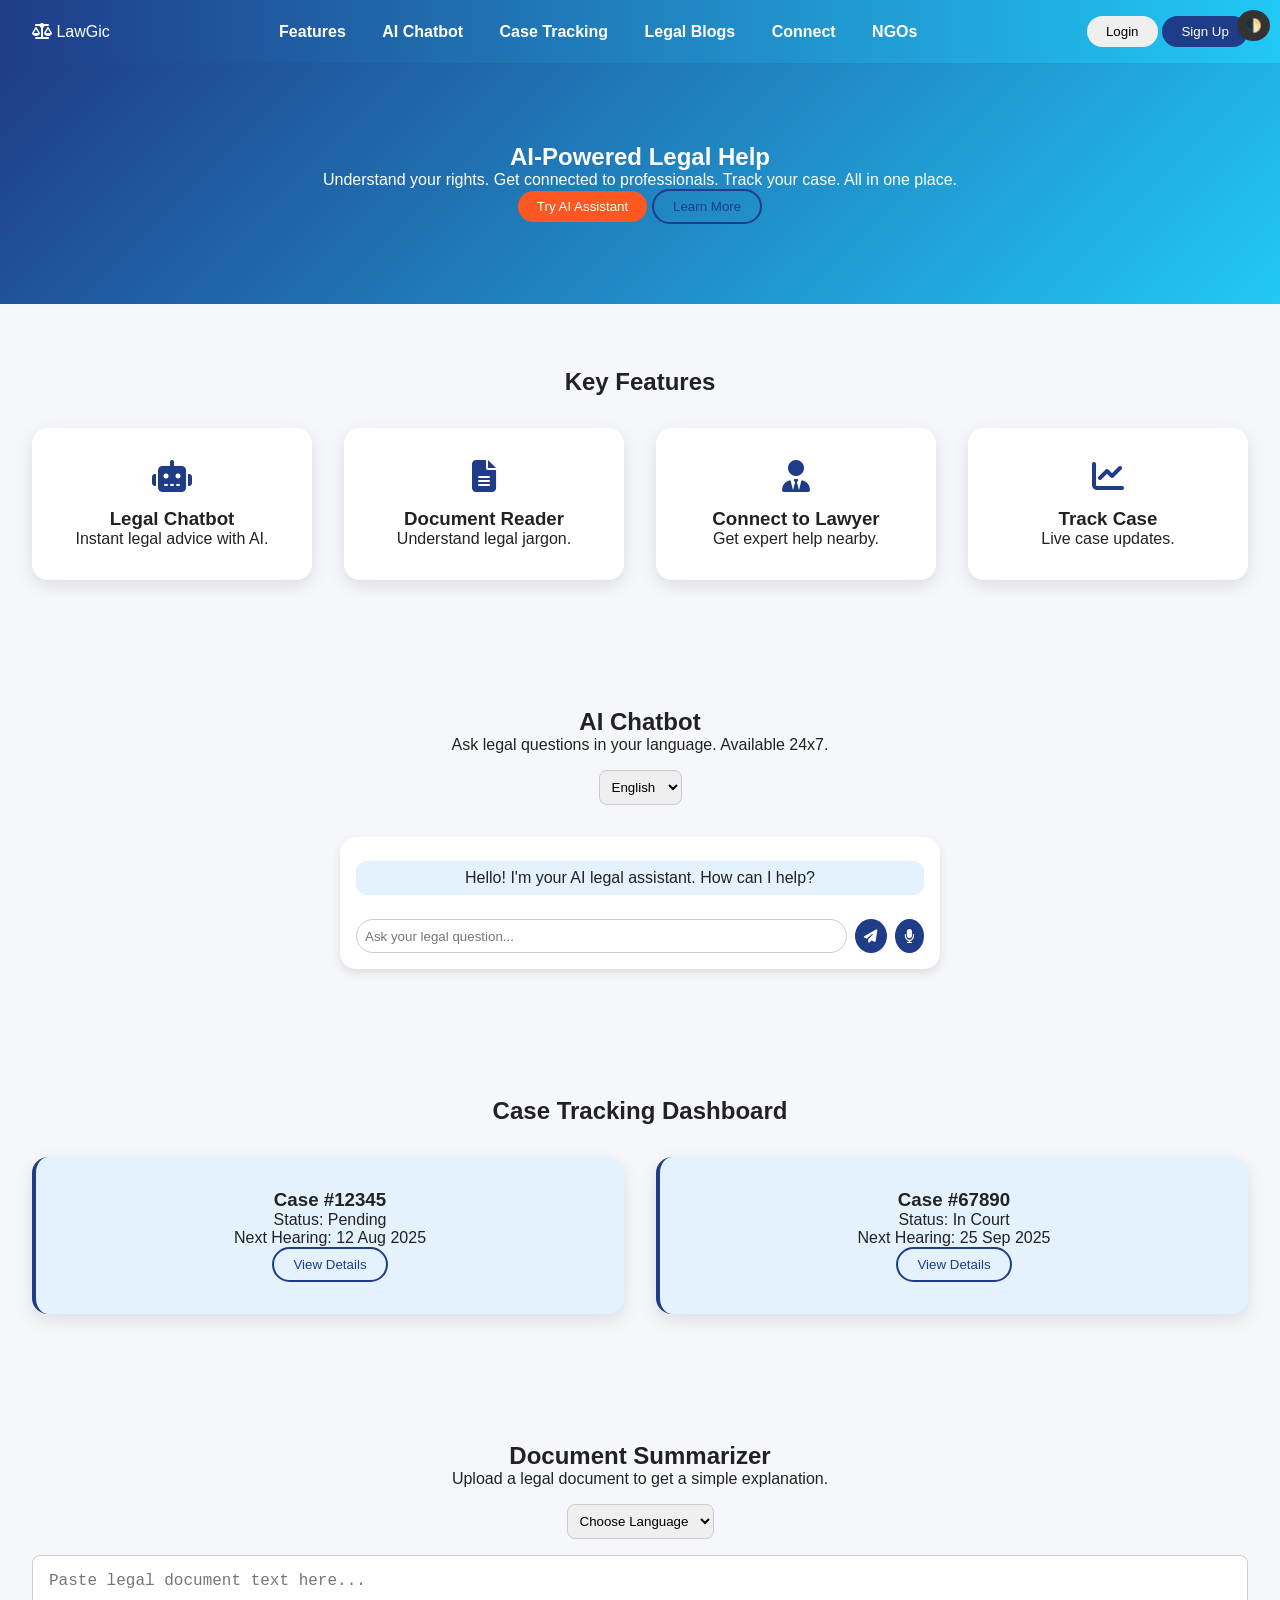
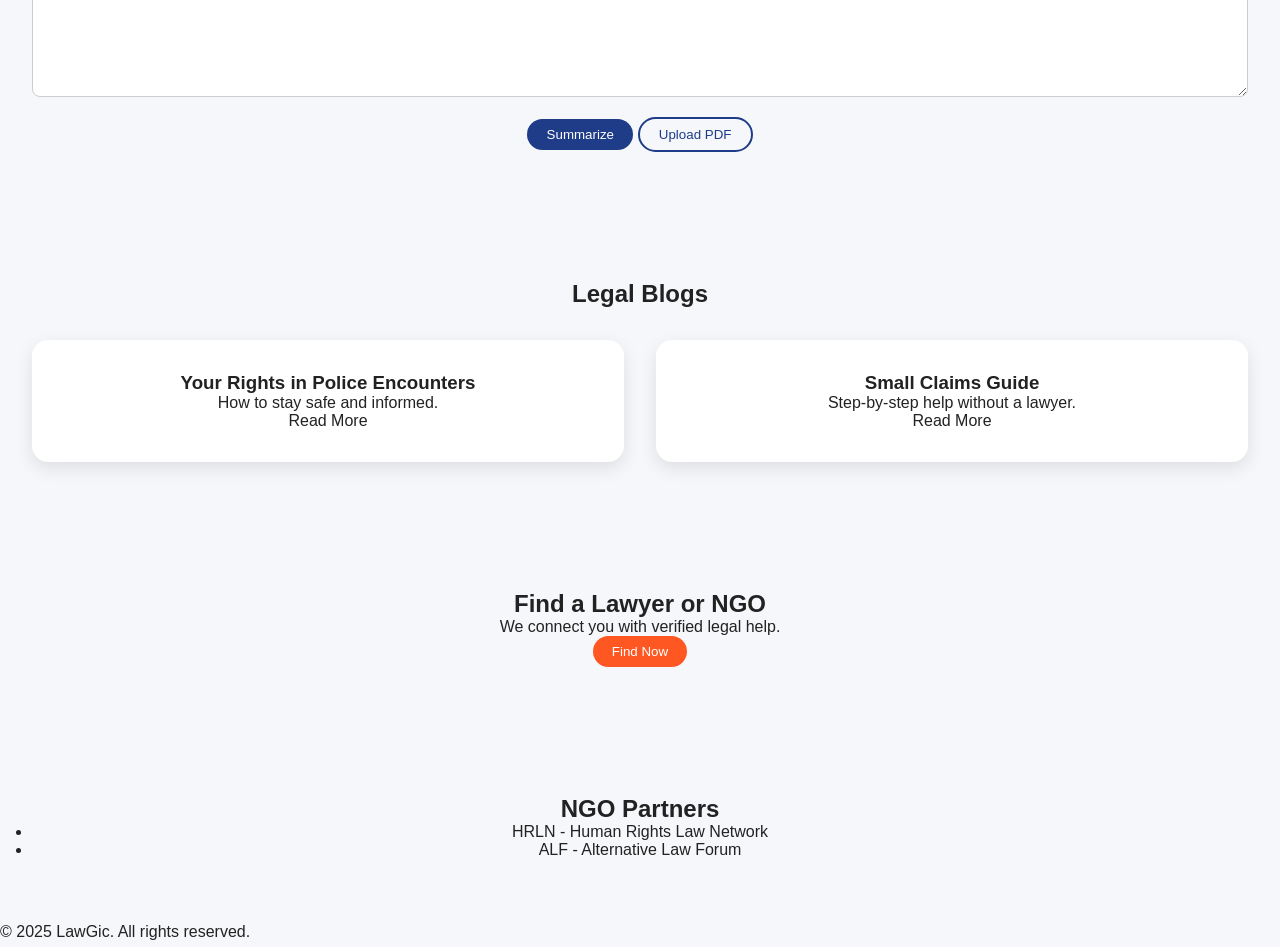
<file: LawGic/index.html>
<!DOCTYPE html>
<html lang="en">
<head>
  <meta charset="UTF-8" />
  <meta name="viewport" content="width=device-width, initial-scale=1.0"/>
  <title>LawGic - AI Legal Help</title>
  <link rel="stylesheet" href="style.css"/>
  <link rel="stylesheet" href="https://cdnjs.cloudflare.com/ajax/libs/font-awesome/6.4.0/css/all.min.css"/>
</head>
<body>
  <!-- Dark Mode Toggle -->
  <button id="darkModeToggle" class="dark-toggle" title="Toggle Dark Mode">🌓</button>

  <!-- Navbar -->
  <header class="navbar">
    <div class="logo"><i class="fas fa-balance-scale"></i> LawGic</div>
    <nav class="nav-links">
      <a href="#features">Features</a>
      <a href="#ai-chatbot">AI Chatbot</a>
      <a href="#case-tracking">Case Tracking</a>
      <a href="#blogs">Legal Blogs</a>
      <a href="#connect">Connect</a>
      <a href="#ngo">NGOs</a>
    </nav>
    <div class="actions">
      <button class="btn" id="loginBtn">Login</button>
      <button class="btn primary" id="signupBtn">Sign Up</button>
    </div>
  </header>

  <!-- Hero Section -->
  <section class="hero">
    <div class="hero-text">
      <h1>AI-Powered Legal Help</h1>
      <p>Understand your rights. Get connected to professionals. Track your case. All in one place.</p>
      <div class="hero-buttons">
        <button class="btn accent">Try AI Assistant</button>
        <button class="btn outline">Learn More</button>
      </div>
    </div>
  </section>

  <!-- Features Section -->
  <section class="section" id="features">
    <h2>Key Features</h2>
    <div class="grid">
      <div class="card"><i class="fas fa-robot"></i><h3>Legal Chatbot</h3><p>Instant legal advice with AI.</p></div>
      <div class="card"><i class="fas fa-file-alt"></i><h3>Document Reader</h3><p>Understand legal jargon.</p></div>
      <div class="card"><i class="fas fa-user-tie"></i><h3>Connect to Lawyer</h3><p>Get expert help nearby.</p></div>
      <div class="card"><i class="fas fa-chart-line"></i><h3>Track Case</h3><p>Live case updates.</p></div>
    </div>
  </section>

  <!-- Chatbot Section -->
  <section class="section" id="ai-chatbot">
    <h2>AI Chatbot</h2>
    <p>Ask legal questions in your language. Available 24x7.</p>
    <select id="langSelect">
      <option value="en">English</option>
      <option value="hi">Hindi</option>
      <option value="bn">Bengali</option>
      <option value="ta">Tamil</option>
      <option value="te">Telugu</option>
    </select>
    <div class="chatbot">
      <div class="chat-log" id="chatLog">
        <div class="bot">Hello! I'm your AI legal assistant. How can I help?</div>
      </div>
      <div class="chat-input">
        <input type="text" id="chatInput" placeholder="Ask your legal question..."/>
        <button id="sendMessage"><i class="fas fa-paper-plane"></i></button>
        <button id="voiceInput" title="Voice Input"><i class="fas fa-microphone"></i></button>
      </div>
    </div>
  </section>

  <!-- Case Tracking Section -->
  <section class="section" id="case-tracking">
    <h2>Case Tracking Dashboard</h2>
    <div class="grid">
      <div class="card">
        <h3>Case #12345</h3>
        <p>Status: Pending</p>
        <p>Next Hearing: 12 Aug 2025</p>
        <button class="btn outline">View Details</button>
      </div>
      <div class="card">
        <h3>Case #67890</h3>
        <p>Status: In Court</p>
        <p>Next Hearing: 25 Sep 2025</p>
        <button class="btn outline">View Details</button>
      </div>
    </div>
  </section>

  <!-- Document Summarizer Section -->
  <section class="section" id="doc-summary">
    <h2>Document Summarizer</h2>
    <p>Upload a legal document to get a simple explanation.</p>
    <select>
      <option>Choose Language</option>
      <option>English</option>
      <option>Hindi</option>
      <option>Marathi</option>
      <option>Bengali</option>
    </select>
    <textarea rows="6" placeholder="Paste legal document text here..."></textarea>
    <div style="margin-top: 1rem;">
      <button class="btn primary">Summarize</button>
      <button class="btn outline">Upload PDF</button>
    </div>
  </section>

  <!-- Blogs Section -->
  <section class="section" id="blogs">
    <h2>Legal Blogs</h2>
    <div class="grid">
      <div class="card">
        <h3>Your Rights in Police Encounters</h3>
        <p>How to stay safe and informed.</p>
        <a href="#">Read More</a>
      </div>
      <div class="card">
        <h3>Small Claims Guide</h3>
        <p>Step-by-step help without a lawyer.</p>
        <a href="#">Read More</a>
      </div>
    </div>
  </section>

  <!-- Connection Section -->
  <section class="section" id="connect">
    <h2>Find a Lawyer or NGO</h2>
    <p>We connect you with verified legal help.</p>
    <button class="btn accent">Find Now</button>
  </section>

  <!-- NGO Section -->
  <section class="section" id="ngo">
    <h2>NGO Partners</h2>
    <ul>
      <li>HRLN - Human Rights Law Network</li>
      <li>ALF - Alternative Law Forum</li>
    </ul>
  </section>

  <!-- Login Modal -->
  <div class="modal" id="loginModal">
    <div class="modal-content">
      <span class="close" id="closeLogin">&times;</span>
      <h3>Login</h3>
      <input type="email" placeholder="Email">
      <input type="password" placeholder="Password">
      <button class="btn primary">Login</button>
    </div>
  </div>

  <!-- Signup Modal -->
  <div class="modal" id="signupModal">
    <div class="modal-content">
      <span class="close" id="closeSignup">&times;</span>
      <h3>Sign Up</h3>
      <input type="text" placeholder="Full Name">
      <input type="email" placeholder="Email">
      <input type="password" placeholder="Password">
      <button class="btn primary">Register</button>
    </div>
  </div>

  <!-- Footer -->
  <footer>
    <p>&copy; 2025 LawGic. All rights reserved.</p>
  </footer>

  <script src="script.js"></script>
</body>
</html>
</file>
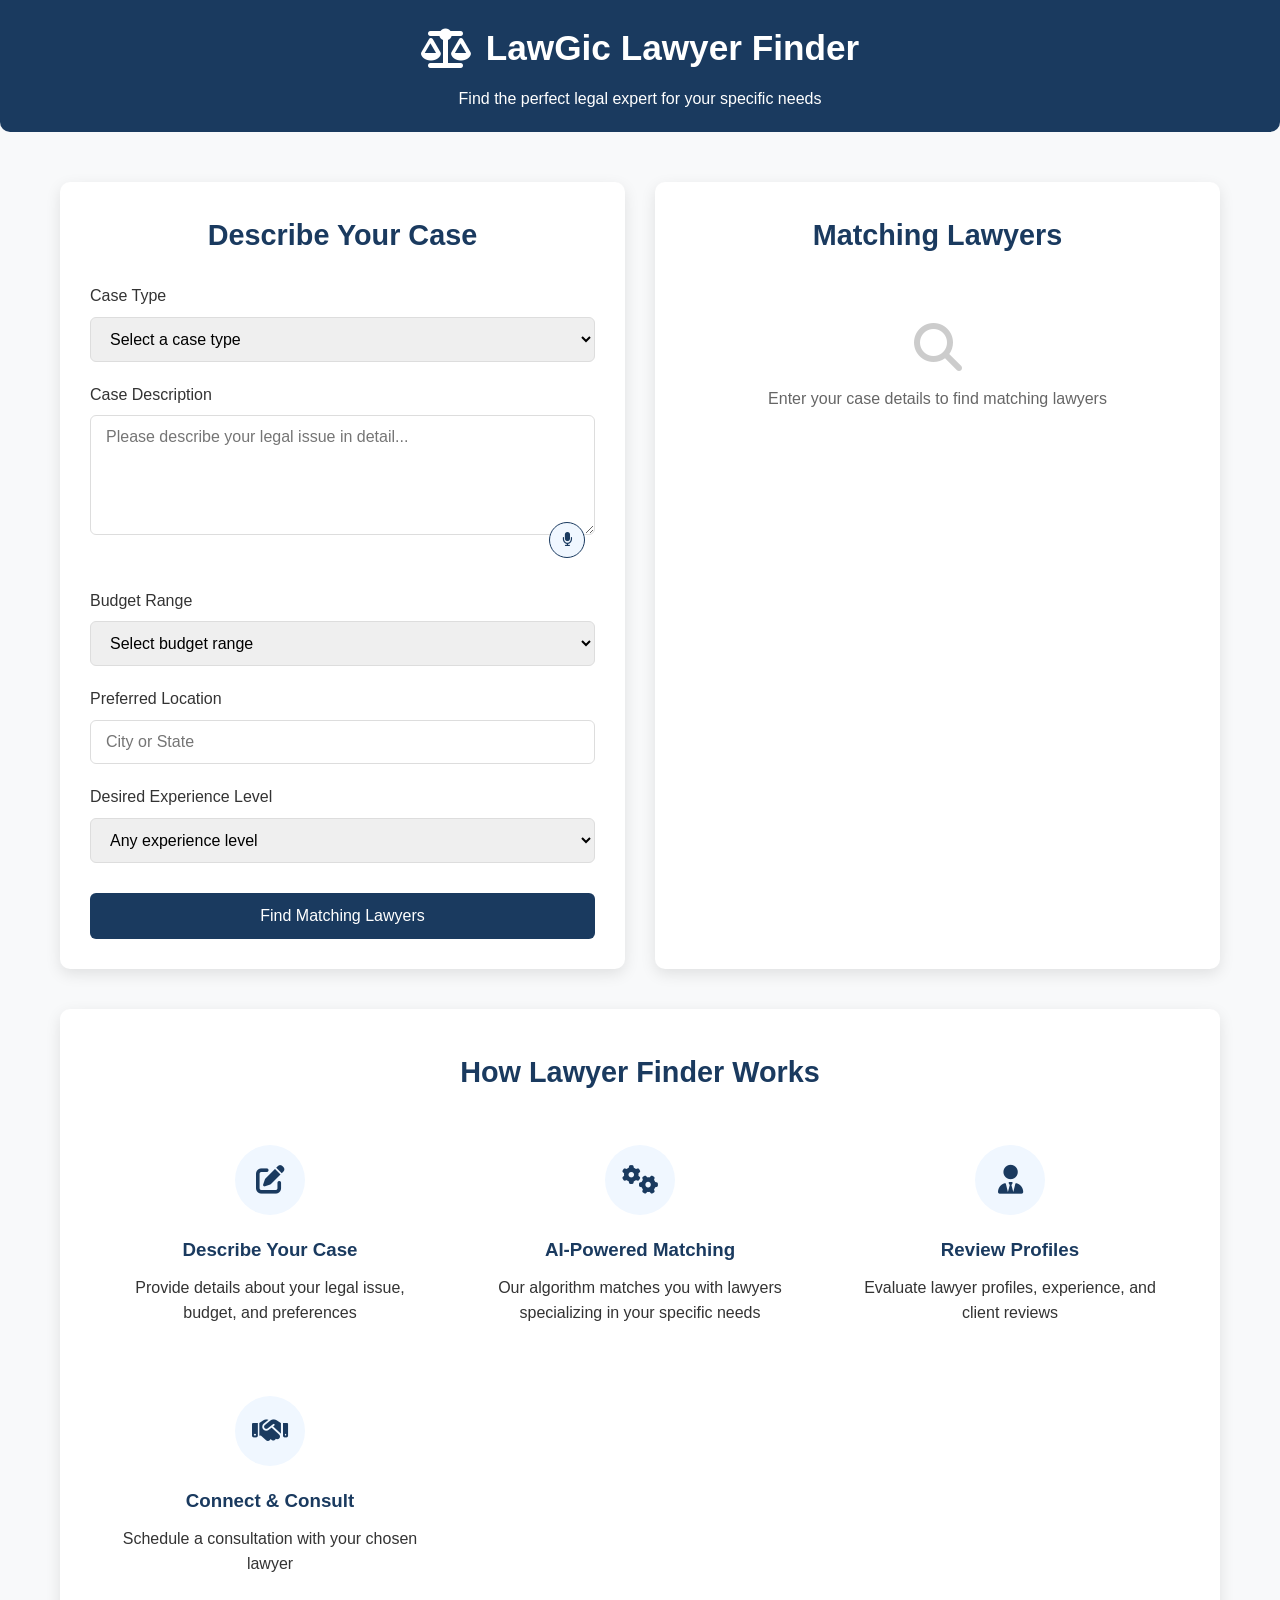
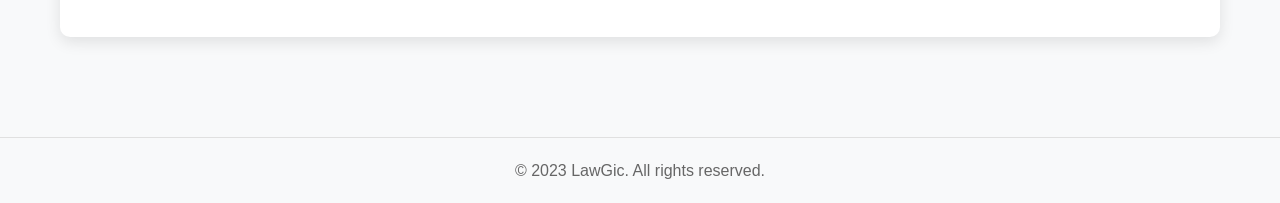
<file: LawGic/10_finder.html>
<!DOCTYPE html>
<html lang="en">
<head>
    <meta charset="UTF-8">
    <meta name="viewport" content="width=device-width, initial-scale=1.0">
    <title>Lawyer Finder | LawGic</title>
    <link rel="stylesheet" href="https://cdnjs.cloudflare.com/ajax/libs/font-awesome/6.4.0/css/all.min.css">
    <style>
        * {
            margin: 0;
            padding: 0;
            box-sizing: border-box;
            font-family: 'Inter', 'Segoe UI', sans-serif;
        }
        
        body {
            background-color: #f8f9fa;
            color: #333;
            line-height: 1.6;
        }
        
        .container {
            max-width: 1200px;
            margin: 0 auto;
            padding: 20px;
        }
        
        header {
            background: #1a3a5f;
            color: white;
            padding: 20px 0;
            text-align: center;
            border-radius: 0 0 10px 10px;
            margin-bottom: 30px;
        }
        
        .logo {
            display: flex;
            align-items: center;
            justify-content: center;
            margin-bottom: 10px;
        }
        
        .logo i {
            font-size: 2.5rem;
            margin-right: 15px;
        }
        
        .logo h1 {
            font-size: 2.2rem;
        }
        
        .lawyer-finder-container {
            display: flex;
            gap: 30px;
            margin-bottom: 40px;
        }
        
        .case-input-section {
            flex: 1;
            background: white;
            border-radius: 10px;
            padding: 30px;
            box-shadow: 0 5px 15px rgba(0, 0, 0, 0.1);
        }
        
        .case-input-section h2 {
            color: #1a3a5f;
            margin-bottom: 25px;
            font-size: 1.8rem;
            text-align: center;
        }
        
        .form-group {
            margin-bottom: 20px;
            position: relative;
        }
        
        .form-group label {
            display: block;
            margin-bottom: 8px;
            font-weight: 500;
            color: #333;
        }
        
        .form-group input,
        .form-group select,
        .form-group textarea {
            width: 100%;
            padding: 12px 15px;
            border: 1px solid #ddd;
            border-radius: 6px;
            font-family: 'Inter', sans-serif;
            font-size: 1rem;
        }
        
        .form-group textarea {
            min-height: 120px;
            resize: vertical;
            padding-right: 45px;
        }
        
        .voice-input-btn {
            position: absolute;
            right: 10px;
            bottom: 10px;
            background: #f0f7ff;
            border: 1px solid #1a3a5f;
            border-radius: 50%;
            width: 36px;
            height: 36px;
            display: flex;
            align-items: center;
            justify-content: center;
            cursor: pointer;
            color: #1a3a5f;
            transition: all 0.3s;
        }
        
        .voice-input-btn:hover {
            background: #1a3a5f;
            color: white;
        }
        
        .voice-input-btn.listening {
            background: #ff5252;
            color: white;
            border-color: #ff5252;
            animation: pulse 1.5s infinite;
        }
        
        @keyframes pulse {
            0% { transform: scale(1); }
            50% { transform: scale(1.1); }
            100% { transform: scale(1); }
        }
        
        .voice-status {
            font-size: 0.85rem;
            color: #666;
            margin-top: 5px;
            min-height: 20px;
        }
        
        .submit-btn {
            background: #1a3a5f;
            color: white;
            border: none;
            border-radius: 6px;
            padding: 14px 25px;
            font-size: 1rem;
            font-weight: 500;
            cursor: pointer;
            transition: background 0.3s;
            width: 100%;
            margin-top: 10px;
        }
        
        .submit-btn:hover {
            background: #143052;
        }
        
        .results-section {
            flex: 1;
            background: white;
            border-radius: 10px;
            padding: 30px;
            box-shadow: 0 5px 15px rgba(0, 0, 0, 0.1);
        }
        
        .results-section h2 {
            color: #1a3a5f;
            margin-bottom: 25px;
            font-size: 1.8rem;
            text-align: center;
        }
        
        .results-placeholder {
            text-align: center;
            color: #666;
            padding: 40px 0;
        }
        
        .results-placeholder i {
            font-size: 3rem;
            color: #ccc;
            margin-bottom: 15px;
        }
        
        .lawyer-card {
            border: 1px solid #e0e0e0;
            border-radius: 8px;
            padding: 20px;
            margin-bottom: 20px;
            background: #fff;
            box-shadow: 0 2px 8px rgba(0, 0, 0, 0.05);
            transition: transform 0.3s, box-shadow 0.3s;
        }
        
        .lawyer-card:hover {
            transform: translateY(-5px);
            box-shadow: 0 5px 15px rgba(0, 0, 0, 0.1);
        }
        
        .lawyer-header {
            display: flex;
            align-items: center;
            margin-bottom: 15px;
        }
        
        .lawyer-avatar {
            width: 70px;
            height: 70px;
            border-radius: 50%;
            background: #1a3a5f;
            color: white;
            display: flex;
            align-items: center;
            justify-content: center;
            font-size: 1.8rem;
            margin-right: 15px;
        }
        
        .lawyer-info h3 {
            color: #1a3a5f;
            margin-bottom: 5px;
        }
        
        .lawyer-specialty {
            color: #666;
            font-size: 0.9rem;
        }
        
        .lawyer-details {
            display: grid;
            grid-template-columns: 1fr 1fr;
            gap: 15px;
            margin-bottom: 15px;
        }
        
        .detail-item {
            display: flex;
            align-items: center;
        }
        
        .detail-item i {
            color: #1a3a5f;
            margin-right: 8px;
            font-size: 1.1rem;
        }
        
        .match-score {
            background: #f0f7ff;
            padding: 8px 12px;
            border-radius: 20px;
            font-weight: 600;
            color: #1a3a5f;
            display: inline-block;
            margin-bottom: 15px;
        }
        
        .lawyer-actions {
            display: flex;
            justify-content: space-between;
        }
        
        .action-btn {
            padding: 8px 16px;
            border-radius: 6px;
            font-weight: 500;
            cursor: pointer;
            transition: all 0.3s;
            text-decoration: none;
            display: inline-block;
            text-align: center;
        }
        
        .view-profile {
            background: #1a3a5f;
            color: white;
            border: none;
        }
        
        .view-profile:hover {
            background: #143052;
        }
        
        .book-consultation {
            background: white;
            color: #1a3a5f;
            border: 1px solid #1a3a5f;
        }
        
        .book-consultation:hover {
            background: #f0f7ff;
        }
        
        .how-it-works {
            background: white;
            border-radius: 10px;
            padding: 40px;
            box-shadow: 0 5px 15px rgba(0, 0, 0, 0.1);
            margin-bottom: 40px;
        }
        
        .how-it-works h2 {
            color: #1a3a5f;
            text-align: center;
            margin-bottom: 30px;
            font-size: 1.8rem;
        }
        
        .steps {
            display: grid;
            grid-template-columns: repeat(auto-fit, minmax(250px, 1fr));
            gap: 30px;
        }
        
        .step {
            text-align: center;
            padding: 20px;
        }
        
        .step-icon {
            width: 70px;
            height: 70px;
            border-radius: 50%;
            background: #f0f7ff;
            color: #1a3a5f;
            display: flex;
            align-items: center;
            justify-content: center;
            font-size: 1.8rem;
            margin: 0 auto 20px;
        }
        
        .step h3 {
            color: #1a3a5f;
            margin-bottom: 10px;
        }
        
        footer {
            text-align: center;
            padding: 20px;
            color: #666;
            border-top: 1px solid #e0e0e0;
            margin-top: 40px;
        }
        
        @media (max-width: 900px) {
            .lawyer-finder-container {
                flex-direction: column;
            }
            
            .lawyer-details {
                grid-template-columns: 1fr;
            }
        }
        
        @media (max-width: 600px) {
            .logo h1 {
                font-size: 1.8rem;
            }
            
            .lawyer-header {
                flex-direction: column;
                text-align: center;
            }
            
            .lawyer-avatar {
                margin-right: 0;
                margin-bottom: 15px;
            }
            
            .lawyer-actions {
                flex-direction: column;
                gap: 10px;
            }
            
            .action-btn {
                width: 100%;
                text-align: center;
            }
        }
    </style>
</head>
<body>
    <header>
        <div class="logo">
            <i class="fas fa-balance-scale"></i>
            <h1>LawGic Lawyer Finder</h1>
        </div>
        <p>Find the perfect legal expert for your specific needs</p>
    </header>
    
    <div class="container">
        <div class="lawyer-finder-container">
            <div class="case-input-section">
                <h2>Describe Your Case</h2>
                <form id="caseForm">
                    <div class="form-group">
                        <label for="caseType">Case Type</label>
                        <select id="caseType" required>
                            <option value="">Select a case type</option>
                            <option value="constitutional">Constitutional Law</option>
                            <option value="criminal">Criminal Defense</option>
                            <option value="corporate">Corporate Law</option>
                            <option value="civil">Civil Rights</option>
                            <option value="intellectual">Intellectual Property</option>
                            <option value="tax">Tax Law</option>
                            <option value="environmental">Environmental Law</option>
                            <option value="other">Other</option>
                        </select>
                    </div>
                    
                    <div class="form-group">
                        <label for="caseDescription">Case Description</label>
                        <textarea id="caseDescription" placeholder="Please describe your legal issue in detail..." required></textarea>
                        <button type="button" class="voice-input-btn" id="voiceInputBtn" title="Voice Input">
                            <i class="fas fa-microphone"></i>
                        </button>
                        <div class="voice-status" id="voiceStatus"></div>
                    </div>
                    
                    <div class="form-group">
                        <label for="budget">Budget Range</label>
                        <select id="budget">
                            <option value="">Select budget range</option>
                            <option value="low">Under ₹50,000</option>
                            <option value="medium">₹50,000 - ₹2,00,000</option>
                            <option value="high">₹2,00,000 - ₹5,00,000</option>
                            <option value="premium">Over ₹5,00,000</option>
                            <option value="notsure">Not sure</option>
                        </select>
                    </div>
                    
                    <div class="form-group">
                        <label for="location">Preferred Location</label>
                        <input type="text" id="location" placeholder="City or State">
                    </div>
                    
                    <div class="form-group">
                        <label for="experience">Desired Experience Level</label>
                        <select id="experience">
                            <option value="">Any experience level</option>
                            <option value="junior">Junior (1-5 years)</option>
                            <option value="mid">Mid-level (5-15 years)</option>
                            <option value="senior">Senior (15-25 years)</option>
                            <option value="expert">Expert (25+ years)</option>
                        </select>
                    </div>
                    
                    <button type="submit" class="submit-btn">Find Matching Lawyers</button>
                </form>
            </div>
            
            <div class="results-section">
                <h2>Matching Lawyers</h2>
                <div id="resultsContainer">
                    <div class="results-placeholder">
                        <i class="fas fa-search"></i>
                        <p>Enter your case details to find matching lawyers</p>
                    </div>
                </div>
            </div>
        </div>
        
        <div class="how-it-works">
            <h2>How Lawyer Finder Works</h2>
            <div class="steps">
                <div class="step">
                    <div class="step-icon">
                        <i class="fas fa-edit"></i>
                    </div>
                    <h3>Describe Your Case</h3>
                    <p>Provide details about your legal issue, budget, and preferences</p>
                </div>
                
                <div class="step">
                    <div class="step-icon">
                        <i class="fas fa-cogs"></i>
                    </div>
                    <h3>AI-Powered Matching</h3>
                    <p>Our algorithm matches you with lawyers specializing in your specific needs</p>
                </div>
                
                <div class="step">
                    <div class="step-icon">
                        <i class="fas fa-user-tie"></i>
                    </div>
                    <h3>Review Profiles</h3>
                    <p>Evaluate lawyer profiles, experience, and client reviews</p>
                </div>
                
                <div class="step">
                    <div class="step-icon">
                        <i class="fas fa-handshake"></i>
                    </div>
                    <h3>Connect & Consult</h3>
                    <p>Schedule a consultation with your chosen lawyer</p>
                </div>
            </div>
        </div>
    </div>
    
    <footer>
        <p>&copy; 2023 LawGic. All rights reserved.</p>
    </footer>

    <script>
        // Array of famous Indian lawyers with their details
        const famousIndianLawyers = [
            {
                id: 1,
                name: "Fali S. Nariman",
                specialty: "Constitutional Law",
                experience: "68 years",
                cases: "1000+",
                rating: "5.0",
                price: "₹15,00,000+",
                match: "98%",
                avatar: "FN",
                website: "https://www.supremecourt.gov.in/"
            },
            {
                id: 2,
                name: "Ram Jethmalani",
                specialty: "Criminal Defense",
                experience: "70 years",
                cases: "2000+",
                rating: "4.9",
                price: "₹10,00,000+",
                match: "97%",
                avatar: "RJ",
                website: "https://www.jethmalanilaw.com/"
            },
            {
                id: 3,
                name: "Harish Salve",
                specialty: "Constitutional Law",
                experience: "40 years",
                cases: "500+",
                rating: "4.9",
                price: "₹12,00,000+",
                match: "96%",
                avatar: "HS",
                website: "https://www.blackstonechambers.com/"
            },
            {
                id: 4,
                name: "Mukul Rohatgi",
                specialty: "Constitutional Law",
                experience: "42 years",
                cases: "600+",
                rating: "4.8",
                price: "₹10,00,000+",
                match: "95%",
                avatar: "MR",
                website: "https://www.agslegals.com/"
            },
            {
                id: 5,
                name: "Abhishek Manu Singhvi",
                specialty: "Corporate Law",
                experience: "35 years",
                cases: "400+",
                rating: "4.8",
                price: "₹8,00,000+",
                match: "94%",
                avatar: "AMS",
                website: "https://www.drsinghvi.com/"
            }
        ];

        // Voice recognition functionality
        const voiceInputBtn = document.getElementById('voiceInputBtn');
        const voiceStatus = document.getElementById('voiceStatus');
        const caseDescription = document.getElementById('caseDescription');
        
        // Check if the browser supports speech recognition
        const SpeechRecognition = window.SpeechRecognition || window.webkitSpeechRecognition;
        
        if (SpeechRecognition) {
            const recognition = new SpeechRecognition();
            recognition.continuous = true;
            recognition.interimResults = true;
            recognition.lang = 'en-IN'; // Indian English
            
            let isListening = false;
            
            voiceInputBtn.addEventListener('click', () => {
                if (isListening) {
                    recognition.stop();
                    voiceInputBtn.classList.remove('listening');
                    voiceStatus.textContent = '';
                    isListening = false;
                } else {
                    recognition.start();
                    voiceInputBtn.classList.add('listening');
                    voiceStatus.textContent = 'Listening... Speak now';
                    isListening = true;
                }
            });
            
            recognition.onresult = (event) => {
                const transcript = Array.from(event.results)
                    .map(result => result[0])
                    .map(result => result.transcript)
                    .join('');
                
                caseDescription.value = transcript;
            };
            
            recognition.onerror = (event) => {
                console.error('Speech recognition error', event.error);
                voiceStatus.textContent = `Error: ${event.error}`;
                voiceInputBtn.classList.remove('listening');
                isListening = false;
                
                // Provide helpful instructions based on error
                if (event.error === 'not-allowed') {
                    voiceStatus.textContent = 'Microphone access is blocked. Please allow microphone access in your browser settings.';
                }
            };
            
            recognition.onend = () => {
                voiceInputBtn.classList.remove('listening');
                voiceStatus.textContent = 'Voice input stopped';
                isListening = false;
            };
        } else {
            // Browser doesn't support speech recognition
            voiceInputBtn.style.display = 'none';
            voiceStatus.textContent = 'Voice input is not supported in your browser. Try Chrome or Edge.';
        }

        document.getElementById('caseForm').addEventListener('submit', function(e) {
            e.preventDefault();
            
            // Get form values
            const caseType = document.getElementById('caseType').value;
            const budget = document.getElementById('budget').value;
            
            // Find matching lawyers based on input
            findMatchingLawyers(caseType, budget);
        });
        
        function findMatchingLawyers(caseType, budget) {
            // Filter lawyers based on case type
            let filteredLawyers = famousIndianLawyers;
            
            if (caseType) {
                filteredLawyers = famousIndianLawyers.filter(lawyer => {
                    // Simple matching logic
                    const specialty = lawyer.specialty.toLowerCase();
                    if (caseType === "constitutional" && specialty.includes("constitutional")) return true;
                    if (caseType === "criminal" && specialty.includes("criminal")) return true;
                    if (caseType === "corporate" && specialty.includes("corporate")) return true;
                    if (caseType === "civil" && specialty.includes("civil")) return true;
                    if (caseType === "intellectual" && specialty.includes("intellectual")) return true;
                    if (caseType === "tax" && specialty.includes("tax")) return true;
                    if (caseType === "environmental" && specialty.includes("environmental")) return true;
                    return caseType === "other";
                });
            }
            
            // Further filter by budget if specified
            if (budget) {
                filteredLawyers = filteredLawyers.filter(lawyer => {
                    // Simple budget matching
                    if (budget === "low") return lawyer.price.includes("₹5,00,000") || lawyer.price.includes("₹6,00,000");
                    if (budget === "medium") return lawyer.price.includes("₹7,00,000") || lawyer.price.includes("₹8,00,000");
                    if (budget === "high") return lawyer.price.includes("₹9,00,000") || lawyer.price.includes("₹10,00,000");
                    if (budget === "premium") return lawyer.price.includes("₹11,00,000") || lawyer.price.includes("₹12,00,000") || 
                                                 lawyer.price.includes("₹15,00,000");
                    return true; // For "notsure"
                });
            }
            
            // Display results
            displayResults(filteredLawyers);
        }
        
        function displayResults(lawyers) {
            const resultsContainer = document.getElementById('resultsContainer');
            
            if (lawyers.length === 0) {
                resultsContainer.innerHTML = `
                    <div class="results-placeholder">
                        <i class="fas fa-exclamation-circle"></i>
                        <p>No lawyers found matching your criteria. Try adjusting your search parameters.</p>
                    </div>
                `;
                return;
            }
            
            let resultsHTML = '';
            
            lawyers.forEach(lawyer => {
                resultsHTML += `
                    <div class="lawyer-card">
                        <div class="match-score">${lawyer.match} Match</div>
                        <div class="lawyer-header">
                            <div class="lawyer-avatar">${lawyer.avatar}</div>
                            <div class="lawyer-info">
                                <h3>${lawyer.name}</h3>
                                <p class="lawyer-specialty">${lawyer.specialty}</p>
                            </div>
                        </div>
                        
                        <div class="lawyer-details">
                            <div class="detail-item">
                                <i class="fas fa-briefcase"></i>
                                <span>${lawyer.experience} experience</span>
                            </div>
                            <div class="detail-item">
                                <i class="fas fa-gavel"></i>
                                <span>${lawyer.cases} cases</span>
                            </div>
                            <div class="detail-item">
                                <i class="fas fa-star"></i>
                                <span>${lawyer.rating} rating</span>
                            </div>
                            <div class="detail-item">
                                <i class="fas fa-rupee-sign"></i>
                                <span>${lawyer.price}</span>
                            </div>
                        </div>
                        
                        <div class="lawyer-actions">
                            <a href="${lawyer.website}" target="_blank" class="action-btn view-profile">View Profile</a>
                            <button class="action-btn book-consultation">Book Consultation</button>
                        </div>
                    </div>
                `;
            });
            
            resultsContainer.innerHTML = resultsHTML;
            
            // Add event listeners to the buttons
            document.querySelectorAll('.book-consultation').forEach(button => {
                button.addEventListener('click', function() {
                    alert('In a real application, this would redirect to the appointment booking page.');
                });
            });
        }
    </script>
</body>
</html>
</file>
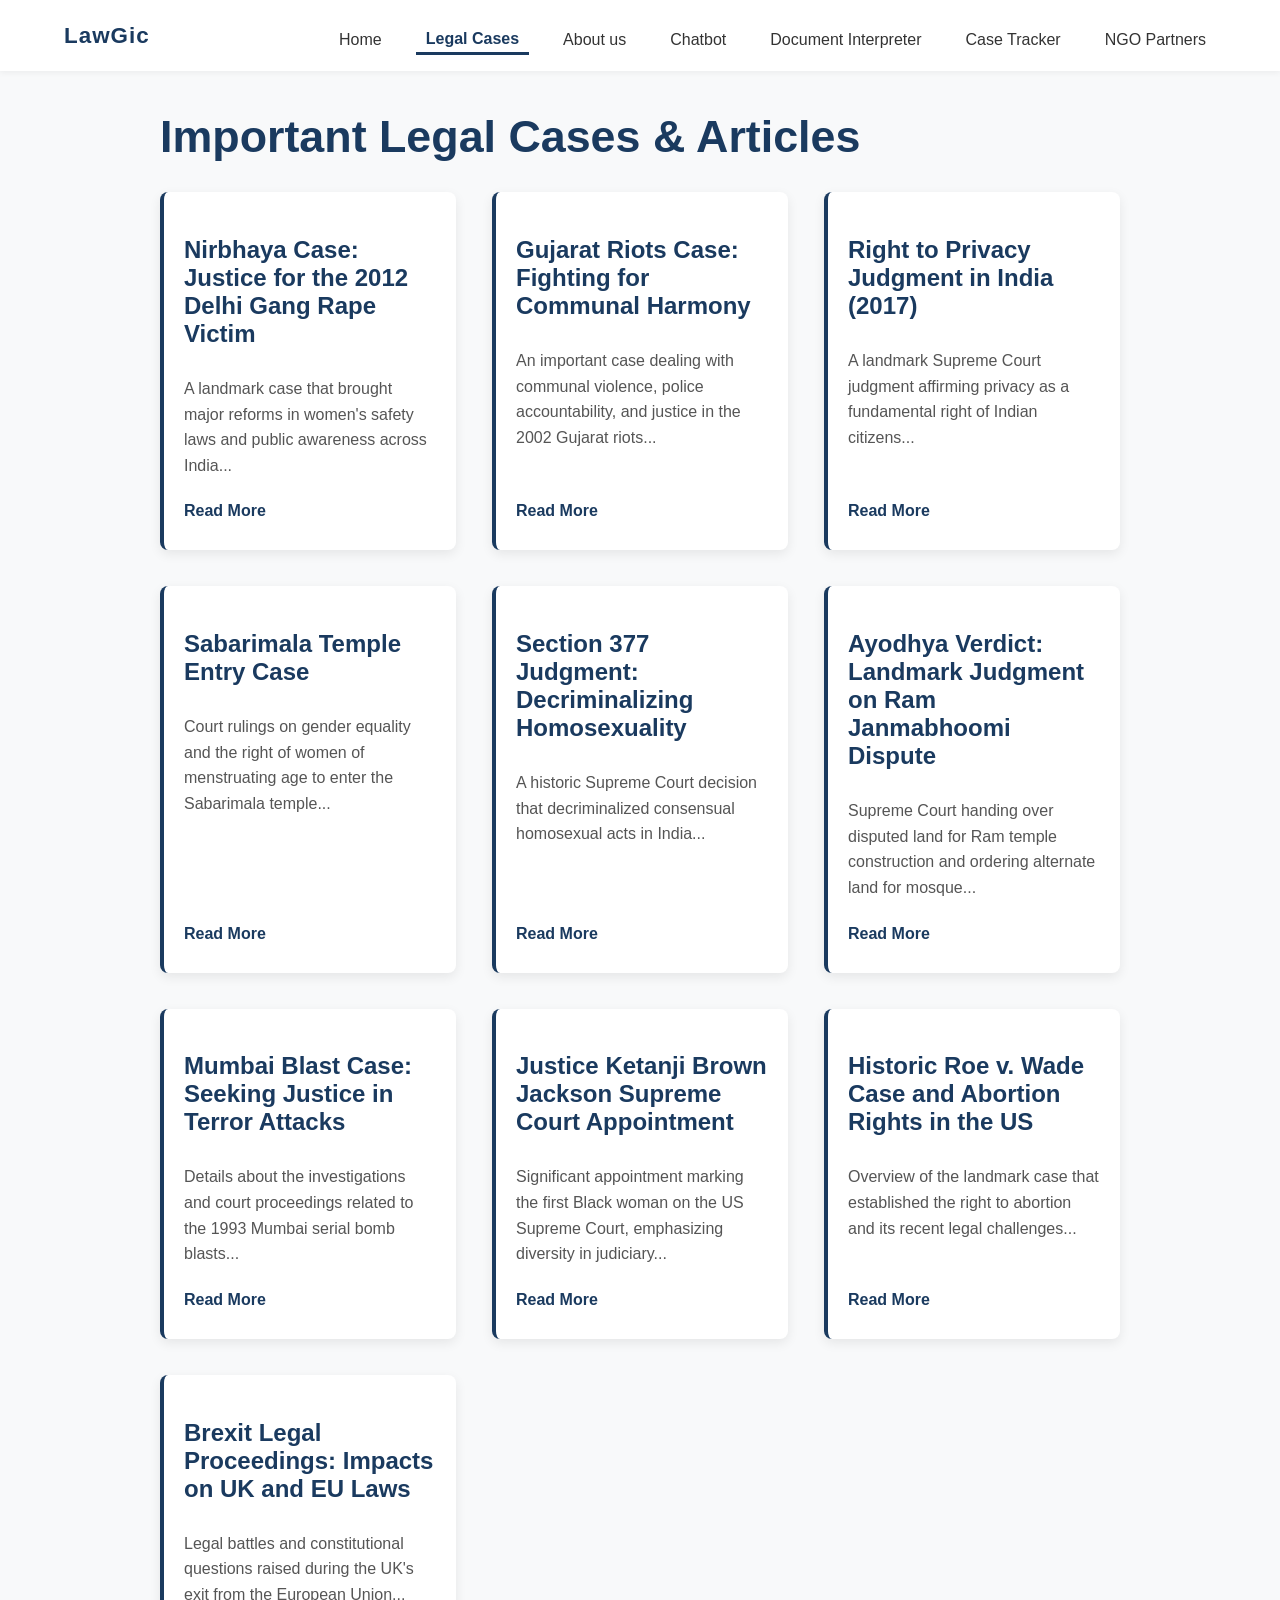
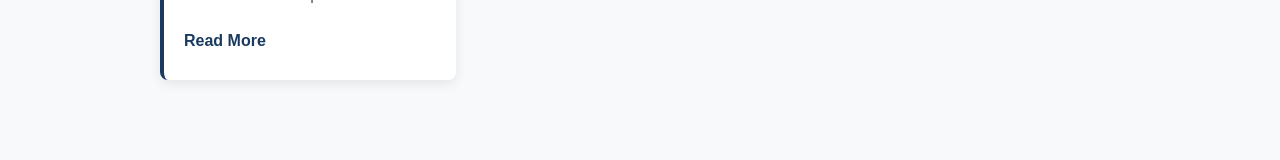
<file: LawGic/2_blog.html>
<!DOCTYPE html>
<html lang="en">
<head>
  <meta charset="UTF-8" />
  <title>LawGic | Case Law Articles</title>
  <meta name="viewport" content="width=device-width, initial-scale=1" />
  <link rel="stylesheet" href="2_blog.css" />
</head>
<body>
  <nav>
    <div class="logo">LawGic</div>
    <div class="nav-links">
      <a href="1_index.html">Home</a>
      <a href="blogs.html" class="active">Legal Cases</a>
      <a href="#">About us</a>
      <a href="#">Chatbot</a>
      <a href="#">Document Interpreter</a>
      <a href="#">Case Tracker</a>
      <a href="#">NGO Partners</a>
    </div>
  </nav>

  <main class="blogs-container">
    <h1>Important Legal Cases & Articles</h1>
    <div class="blog-list">

      <article class="blog-card">
        <h2 class="blog-title">Nirbhaya Case: Justice for the 2012 Delhi Gang Rape Victim</h2>
        <p class="blog-excerpt">A landmark case that brought major reforms in women's safety laws and public awareness across India...</p>
        <a href="https://en.wikipedia.org/wiki/2012_Delhi_gang_rape_case" target="_blank" rel="noopener noreferrer" class="read-more">Read More</a>
      </article>

      <article class="blog-card">
        <h2 class="blog-title">Gujarat Riots Case: Fighting for Communal Harmony</h2>
        <p class="blog-excerpt">An important case dealing with communal violence, police accountability, and justice in the 2002 Gujarat riots...</p>
        <a href="https://www.britannica.com/event/Gujarat-riots" target="_blank" rel="noopener noreferrer" class="read-more">Read More</a>
      </article>

      <article class="blog-card">
        <h2 class="blog-title">Right to Privacy Judgment in India (2017)</h2>
        <p class="blog-excerpt">A landmark Supreme Court judgment affirming privacy as a fundamental right of Indian citizens...</p>
        <a href="https://www.sci.gov.in/pdf/SupremeCourtReport/2017_v7_pi.pdf" target="_blank" rel="noopener noreferrer" class="read-more">Read More</a>
      </article>

      <article class="blog-card">
        <h2 class="blog-title">Sabarimala Temple Entry Case</h2>
        <p class="blog-excerpt">Court rulings on gender equality and the right of women of menstruating age to enter the Sabarimala temple...</p>
        <a href="https://www.hindustantimes.com/india-news/sabarimala-sc-verdict-all-you-need-to-know-101621071184092.html" target="_blank" rel="noopener noreferrer" class="read-more">Read More</a>
      </article>

      <article class="blog-card">
        <h2 class="blog-title">Section 377 Judgment: Decriminalizing Homosexuality</h2>
        <p class="blog-excerpt">A historic Supreme Court decision that decriminalized consensual homosexual acts in India...</p>
        <a href="https://www.indiankanoon.org/doc/180170258/" target="_blank" rel="noopener noreferrer" class="read-more">Read More</a>
      </article>

      <article class="blog-card">
        <h2 class="blog-title">Ayodhya Verdict: Landmark Judgment on Ram Janmabhoomi Dispute</h2>
        <p class="blog-excerpt">Supreme Court handing over disputed land for Ram temple construction and ordering alternate land for mosque...</p>
        <a href="https://www.sci.gov.in/pdf/SupremeCourtReport/2019_v11_pi.pdf" target="_blank" rel="noopener noreferrer" class="read-more">Read More</a>
      </article>

      <article class="blog-card">
        <h2 class="blog-title">Mumbai Blast Case: Seeking Justice in Terror Attacks</h2>
        <p class="blog-excerpt">Details about the investigations and court proceedings related to the 1993 Mumbai serial bomb blasts...</p>
        <a href="https://www.britannica.com/event/1993-Mumbai-bombings" target="_blank" rel="noopener noreferrer" class="read-more">Read More</a>
      </article>

      <article class="blog-card">
        <h2 class="blog-title">Justice Ketanji Brown Jackson Supreme Court Appointment</h2>
        <p class="blog-excerpt">Significant appointment marking the first Black woman on the US Supreme Court, emphasizing diversity in judiciary...</p>
        <a href="https://www.supremecourt.gov/about/biographies.aspx" target="_blank" rel="noopener noreferrer" class="read-more">Read More</a>
      </article>

      <article class="blog-card">
        <h2 class="blog-title">Historic Roe v. Wade Case and Abortion Rights in the US</h2>
        <p class="blog-excerpt">Overview of the landmark case that established the right to abortion and its recent legal challenges...</p>
        <a href="https://www.history.com/topics/womens-history/roe-v-wade" target="_blank" rel="noopener noreferrer" class="read-more">Read More</a>
      </article>

      <article class="blog-card">
        <h2 class="blog-title">Brexit Legal Proceedings: Impacts on UK and EU Laws</h2>
        <p class="blog-excerpt">Legal battles and constitutional questions raised during the UK's exit from the European Union...</p>
        <a href="https://www.britannica.com/event/Brexit" target="_blank" rel="noopener noreferrer" class="read-more">Read More</a>
      </article>

    </div>
  </main>
</body>
</html>
</file>
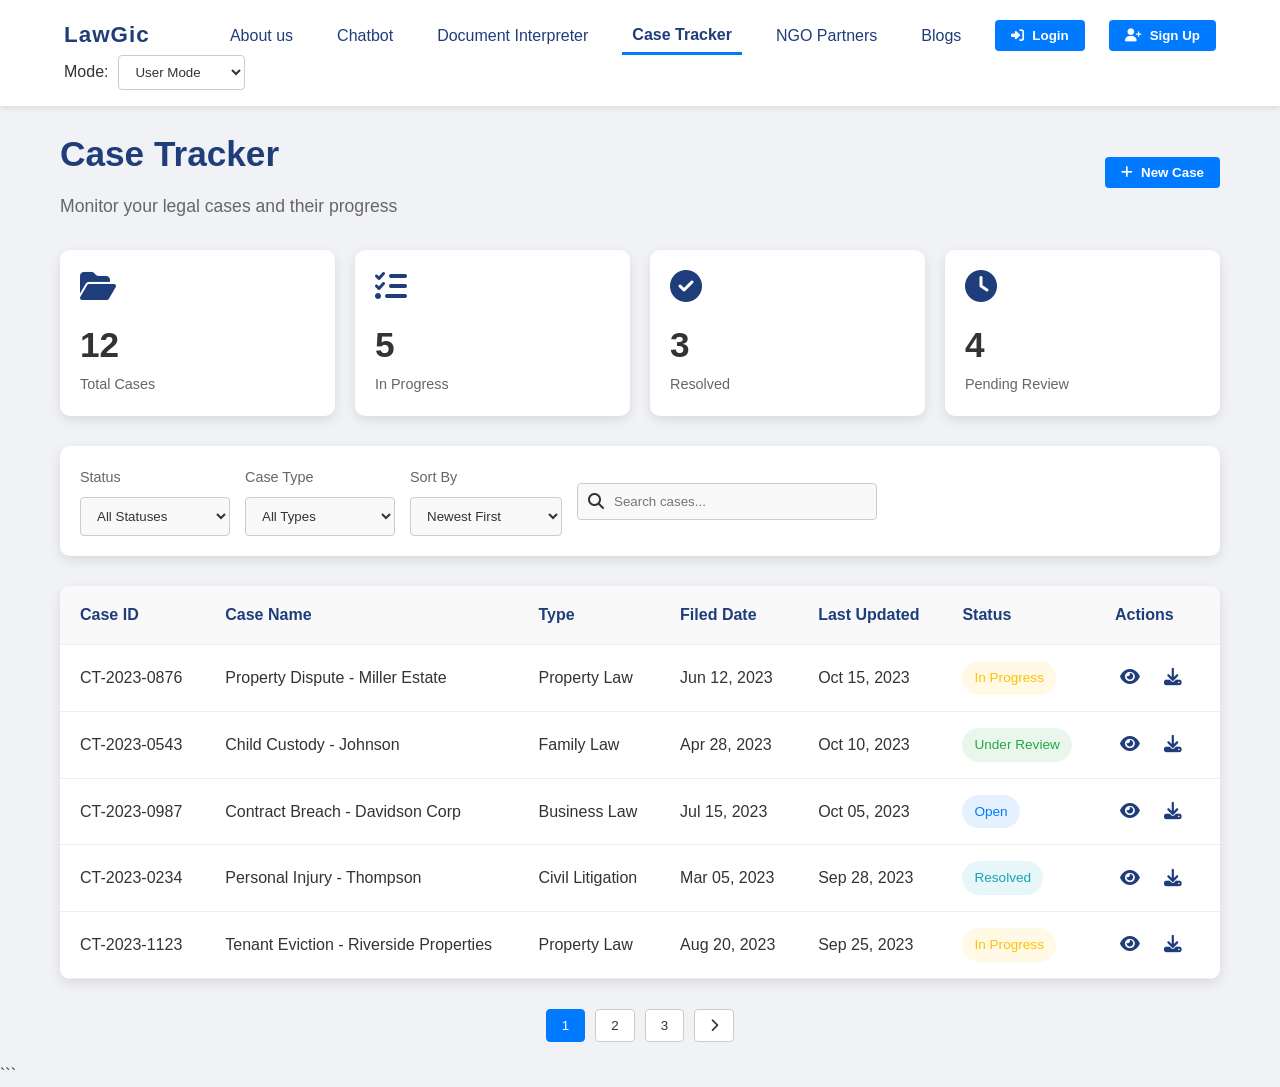
<file: LawGic/3_casetracker.html>
<!DOCTYPE html>
<html lang="en">
<head>
  <meta charset="UTF-8">
  <meta name="viewport" content="width=device-width, initial-scale=1.0">
  <title>Case Tracker | LawGic</title>
  <link rel="stylesheet" href="https://cdnjs.cloudflare.com/ajax/libs/font-awesome/6.4.0/css/all.min.css">
  <style>
    * {
      margin: 0;
      padding: 0;
      box-sizing: border-box;
      font-family: 'Segoe UI', Arial, sans-serif;
    }

    body {
      background: #f0f2f5;
      color: #333;
      line-height: 1.6;
    }

    nav {
      background: #fff;
      padding: 16px 5%;
      display: flex;
      align-items: center;
      justify-content: space-between;
      box-shadow: 0 2px 6px rgba(0, 0, 0, 0.1);
      flex-wrap: wrap;
    }

    .logo {
      font-size: 1.4em;
      font-weight: 600;
      letter-spacing: 1px;
      color: #1f3d7a;
    }

    .nav-links {
      display: flex;
      gap: 24px;
      align-items: center;
      flex-wrap: wrap;
    }

    .nav-links a {
      text-decoration: none;
      color: #1f3d7a;
      font-size: 1em;
      padding: 6px 10px;
      transition: color 0.2s;
    }

    .nav-links a:hover {
      color: #007bff;
    }

    .nav-links a.active {
      font-weight: 700;
      border-bottom: 3px solid #007bff;
      padding-bottom: 4px;
    }

    .nav-btn {
      background: #007bff;
      color: #fff;
      border: none;
      padding: 8px 16px;
      border-radius: 4px;
      cursor: pointer;
      font-weight: 600;
      display: flex;
      align-items: center;
      gap: 8px;
      transition: background 0.3s;
    }

    .nav-btn:hover {
      background: #0056b3;
    }

    .mode-switcher {
      display: flex;
      align-items: center;
      gap: 10px;
      color: #333;
    }

    select {
      padding: 8px 12px;
      border-radius: 4px;
      border: 1px solid #ccc;
      background: #fff;
      color: #333;
    }

    .container {
      max-width: 1200px;
      margin: 0 auto;
      padding: 20px;
    }

    .dashboard-header {
      display: flex;
      justify-content: space-between;
      align-items: center;
      margin-bottom: 30px;
    }

    h1 {
      font-size: 2.2em;
      color: #1f3d7a;
      margin-bottom: 10px;
    }

    .subtitle {
      color: #666;
      font-size: 1.1em;
    }

    .stats-cards {
      display: grid;
      grid-template-columns: repeat(auto-fit, minmax(240px, 1fr));
      gap: 20px;
      margin-bottom: 30px;
    }

    .stat-card {
      background: #fff;
      border-radius: 10px;
      padding: 20px;
      box-shadow: 0 4px 12px rgba(0, 0, 0, 0.1);
      display: flex;
      flex-direction: column;
      transition: transform 0.3s;
    }

    .stat-card:hover {
      transform: translateY(-5px);
      box-shadow: 0 6px 16px rgba(0, 123, 255, 0.2);
    }

    .stat-card i {
      font-size: 2em;
      color: #1f3d7a;
      margin-bottom: 15px;
    }

    .stat-value {
      font-size: 2.2em;
      font-weight: 700;
      color: #333;
    }

    .stat-label {
      color: #666;
      font-size: 0.9em;
    }

    .filters {
      background: #fff;
      border-radius: 10px;
      padding: 20px;
      margin-bottom: 30px;
      box-shadow: 0 4px 12px rgba(0, 0, 0, 0.1);
      display: flex;
      flex-wrap: wrap;
      gap: 15px;
      align-items: center;
    }

    .filter-group {
      display: flex;
      flex-direction: column;
      gap: 8px;
    }

    .filter-group label {
      font-size: 0.9em;
      color: #666;
    }

    .filter-group select, .filter-group input {
      padding: 10px 12px;
      border-radius: 4px;
      border: 1px solid #ccc;
      min-width: 150px;
      background: #f9f9f9;
      color: #333;
    }

    .search-box {
      display: flex;
      align-items: center;
      background: #f9f9f9;
      border: 1px solid #ccc;
      border-radius: 4px;
      padding: 0 10px;
      flex-grow: 1;
      max-width: 300px;
    }

    .search-box input {
      border: none;
      padding: 10px;
      width: 100%;
      outline: none;
      background: transparent;
      color: #333;
    }

    .cases-table {
      background: #fff;
      border-radius: 10px;
      overflow: hidden;
      box-shadow: 0 4px 12px rgba(0, 0, 0, 0.1);
      margin-bottom: 30px;
      overflow-x: auto;
    }

    table {
      width: 100%;
      border-collapse: collapse;
    }

    th, td {
      padding: 16px 20px;
      text-align: left;
      border-bottom: 1px solid #eee;
    }

    th {
      background: #f9f9f9;
      font-weight: 600;
      color: #1f3d7a;
    }

    tr:hover {
      background: #f9f9f9;
    }

    .status {
      padding: 6px 12px;
      border-radius: 20px;
      font-size: 0.85em;
      font-weight: 500;
      display: inline-block;
    }

    .status-open {
      background: rgba(0, 123, 255, 0.1);
      color: #007bff;
    }

    .status-in-progress {
      background: rgba(255, 193, 7, 0.1);
      color: #ffc107;
    }

    .status-review {
      background: rgba(40, 167, 69, 0.1);
      color: #28a745;
    }

    .status-resolved {
      background: rgba(23, 162, 184, 0.1);
      color: #17a2b8;
    }

    .status-closed {
      background: rgba(108, 117, 125, 0.1);
      color: #6c757d;
    }

    .action-btn {
      background: none;
      border: none;
      color: #1f3d7a;
      cursor: pointer;
      font-size: 1.1em;
      padding: 5px;
      margin-right: 10px;
      transition: color 0.2s;
    }

    .action-btn:hover {
      color: #007bff;
    }

    .pagination {
      display: flex;
      justify-content: center;
      gap: 10px;
      margin-top: 20px;
    }

    .pagination button {
      padding: 8px 15px;
      background: #fff;
      border: 1px solid #ccc;
      border-radius: 4px;
      cursor: pointer;
      color: #333;
      transition: all 0.2s;
    }

    .pagination button:hover {
      background: #f0f2f5;
    }

    .pagination button.active {
      background: #007bff;
      color: #fff;
      border-color: #007bff;
    }

    @media (max-width: 768px) {
      .filters {
        flex-direction: column;
        align-items: stretch;
      }
      
      .filter-group {
        width: 100%;
      }
      
      .search-box {
        max-width: 100%;
      }
      
      th, td {
        padding: 12px 15px;
      }
    }
  </style>
</head>
<body>
  <nav>
    <div class="logo">LawGic</div>
    <div class="nav-links">
      <a href="#">About us</a>
      <a href="#">Chatbot</a>
      <a href="#">Document Interpreter</a>
      <a href="#" class="active">Case Tracker</a>
      <a href="#">NGO Partners</a>
      <a href="#">Blogs</a>
      <button class="nav-btn"><i class="fas fa-sign-in-alt"></i> <span>Login</span></button>
      <button class="nav-btn"><i class="fas fa-user-plus"></i> <span>Sign Up</span></button>
    </div>
    <div class="mode-switcher">
      Mode:
      <select id="mode-select">
        <option value="user">User Mode</option>
        <option value="lawyer">Lawyer Mode</option>
      </select>
    </div>
  </nav>

  <div class="container">
    <div class="dashboard-header">
      <div>
        <h1>Case Tracker</h1>
        <p class="subtitle">Monitor your legal cases and their progress</p>
      </div>
      <button class="nav-btn"><i class="fas fa-plus"></i> <span>New Case</span></button>
    </div>

    <div class="stats-cards">
      <div class="stat-card">
        <i class="fas fa-folder-open"></i>
        <div class="stat-value">12</div>
        <div class="stat-label">Total Cases</div>
      </div>
      <div class="stat-card">
        <i class="fas fa-tasks"></i>
        <div class="stat-value">5</div>
        <div class="stat-label">In Progress</div>
      </div>
      <div class="stat-card">
        <i class="fas fa-check-circle"></i>
        <div class="stat-value">3</div>
        <div class="stat-label">Resolved</div>
      </div>
      <div class="stat-card">
        <i class="fas fa-clock"></i>
        <div class="stat-value">4</div>
        <div class="stat-label">Pending Review</div>
      </div>
    </div>

    <div class="filters">
      <div class="filter-group">
        <label for="status-filter">Status</label>
        <select id="status-filter">
          <option value="all">All Statuses</option>
          <option value="open">Open</option>
          <option value="in-progress">In Progress</option>
          <option value="review">Under Review</option>
          <option value="resolved">Resolved</option>
          <option value="closed">Closed</option>
        </select>
      </div>
      <div class="filter-group">
        <label for="type-filter">Case Type</label>
        <select id="type-filter">
          <option value="all">All Types</option>
          <option value="family">Family Law</option>
          <option value="criminal">Criminal Law</option>
          <option value="civil">Civil Litigation</option>
          <option value="business">Business Law</option>
          <option value="property">Property Law</option>
        </select>
      </div>
      <div class="filter-group">
        <label for="date-filter">Sort By</label>
        <select id="date-filter">
          <option value="newest">Newest First</option>
          <option value="oldest">Oldest First</option>
          <option value="updated">Recently Updated</option>
        </select>
      </div>
      <div class="search-box">
        <i class="fas fa-search"></i>
        <input type="text" placeholder="Search cases...">
      </div>
    </div>

    <div class="cases-table">
      <table>
        <thead>
          <tr>
            <th>Case ID</th>
            <th>Case Name</th>
            <th>Type</th>
            <th>Filed Date</th>
            <th>Last Updated</th>
            <th>Status</th>
            <th>Actions</th>
          </tr>
        </thead>
        <tbody>
          <tr>
            <td>CT-2023-0876</td>
            <td>Property Dispute - Miller Estate</td>
            <td>Property Law</td>
            <td>Jun 12, 2023</td>
            <td>Oct 15, 2023</td>
            <td><span class="status status-in-progress">In Progress</span></td>
            <td>
              <button class="action-btn"><i class="fas fa-eye"></i></button>
              <button class="action-btn"><i class="fas fa-download"></i></button>
            </td>
          </tr>
          <tr>
            <td>CT-2023-0543</td>
            <td>Child Custody - Johnson</td>
            <td>Family Law</td>
            <td>Apr 28, 2023</td>
            <td>Oct 10, 2023</td>
            <td><span class="status status-review">Under Review</span></td>
            <td>
              <button class="action-btn"><i class="fas fa-eye"></i></button>
              <button class="action-btn"><i class="fas fa-download"></i></button>
            </td>
          </tr>
          <tr>
            <td>CT-2023-0987</td>
            <td>Contract Breach - Davidson Corp</td>
            <td>Business Law</td>
            <td>Jul 15, 2023</td>
            <td>Oct 05, 2023</td>
            <td><span class="status status-open">Open</span></td>
            <td>
              <button class="action-btn"><i class="fas fa-eye"></i></button>
              <button class="action-btn"><i class="fas fa-download"></i></button>
            </td>
          </tr>
          <tr>
            <td>CT-2023-0234</td>
            <td>Personal Injury - Thompson</td>
            <td>Civil Litigation</td>
            <td>Mar 05, 2023</td>
            <td>Sep 28, 2023</td>
            <td><span class="status status-resolved">Resolved</span></td>
            <td>
              <button class="action-btn"><i class="fas fa-eye"></i></button>
              <button class="action-btn"><i class="fas fa-download"></i></button>
            </td>
          </tr>
          <tr>
            <td>CT-2023-1123</td>
            <td>Tenant Eviction - Riverside Properties</td>
            <td>Property Law</td>
            <td>Aug 20, 2023</td>
            <td>Sep 25, 2023</td>
            <td><span class="status status-in-progress">In Progress</span></td>
            <td>
              <button class="action-btn"><i class="fas fa-eye"></i></button>
              <button class="action-btn"><i class="fas fa-download"></i></button>
            </td>
          </tr>
        </tbody>
      </table>
    </div>

    <div class="pagination">
      <button class="active">1</button>
      <button>2</button>
      <button>3</button>
      <button><i class="fas fa-chevron-right"></i></button>
    </div>
  </div>

  <script>
    // Basic filtering functionality
    document.getElementById('status-filter').addEventListener('change', filterCases);
    document.getElementById('type-filter').addEventListener('change', filterCases);
    document.getElementById('date-filter').addEventListener('change', sortCases);
    
    function filterCases() {
      const statusFilter = document.getElementById('status-filter').value;
      const typeFilter = document.getElementById('type-filter').value;
      const rows = document.querySelectorAll('.cases-table tbody tr');
      
      rows.forEach(row => {
        const status = row.querySelector('.status').classList[1];
        const type = row.cells[2].textContent;
        
        const statusMatch = statusFilter === 'all' || status.includes(statusFilter.replace('-', ''));
        const typeMatch = typeFilter === 'all' || type.toLowerCase().includes(typeFilter.toLowerCase());
        
        row.style.display = statusMatch && typeMatch ? 'table-row' : 'none';
      });
    }
    
    function sortCases() {
      const sortBy = document.getElementById('date-filter').value;
      const tbody = document.querySelector('.cases-table tbody');
      const rows = Array.from(tbody.querySelectorAll('tr'));
      
      rows.sort((a, b) => {
        const dateA = new Date(a.cells[4].textContent);
        const dateB = new Date(b.cells[4].textContent);
        
        if (sortBy === 'newest') return dateB - dateA;
        if (sortBy === 'oldest') return dateA - dateB;
        return 0;
      });
      
      // Remove existing rows
      while (tbody.firstChild) {
        tbody.removeChild(tbody.firstChild);
      }
      
      // Add sorted rows
      rows.forEach(row => tbody.appendChild(row));
    }
    
    // Pagination buttons
    document.querySelectorAll('.pagination button').forEach(button => {
      button.addEventListener('click', function() {
        document.querySelectorAll('.pagination button').forEach(btn => {
          btn.classList.remove('active');
        });
        this.classList.add('active');
      });
    });
  </script>
</body>
</html>
```
</file>
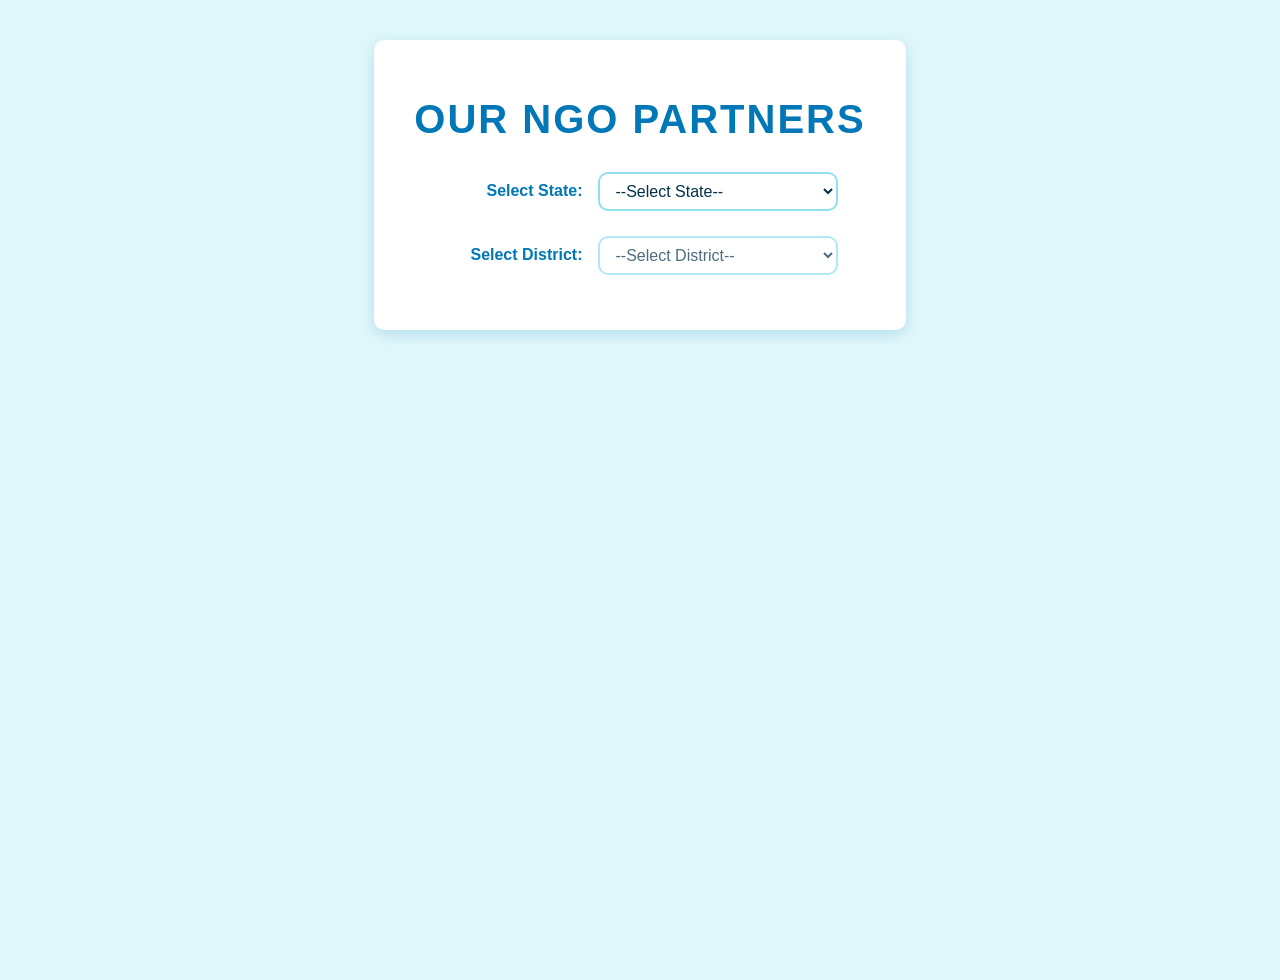
<file: LawGic/4_ngo.html>
<!DOCTYPE html>
<html lang="en">
<head>
<meta charset="UTF-8" />
<meta name="viewport" content="width=device-width, initial-scale=1" />
<title>Our NGO Partners</title>
<style>
    :root {
        --primary-color: #0077b6;
        --secondary-color: #90e0ef;
        --background-color: #e0f7fa;
        --text-color: #023047;
        --border-radius: 10px;
        --box-shadow: 0 4px 15px rgba(0, 119, 182, 0.2);
    }
    body {
        font-family: 'Segoe UI', Tahoma, Geneva, Verdana, sans-serif;
        background-color: var(--background-color);
        margin: 40px;
        color: var(--text-color);
        min-height: 100vh;
        display: flex;
        justify-content: center;
        align-items: flex-start;
    }
    .container {
        max-width: 700px;
        background: white;
        padding: 30px 40px;
        border-radius: var(--border-radius);
        box-shadow: var(--box-shadow);
        text-align: center;
    }
    h1 {
        color: var(--primary-color);
        margin-bottom: 30px;
        font-weight: 700;
        font-size: 2.5rem;
        letter-spacing: 2px;
        user-select: none;
    }
    label {
        display: inline-block;
        width: 140px;
        text-align: right;
        margin-right: 15px;
        font-weight: 600;
        font-size: 1rem;
        color: var(--primary-color);
    }
    select {
        width: 240px;
        padding: 8px 12px;
        font-size: 1rem;
        border: 2px solid var(--secondary-color);
        border-radius: var(--border-radius);
        background-color: #ffffff;
        color: var(--text-color);
        transition: border-color 0.3s ease, box-shadow 0.3s ease;
        cursor: pointer;
    }
    select:focus {
        border-color: #00b4d8;
        outline: none;
        box-shadow: 0 0 8px rgba(0, 180, 216, 0.4);
    }
    .form-row {
        margin-bottom: 25px;
        display: flex;
        align-items: center;
        justify-content: center;
    }
    .ngo-details {
        margin-top: 20px;
        padding: 15px;
        border-radius: var(--border-radius);
        box-shadow: var(--box-shadow);
        background: #f9f9f9;
        text-align: left;
    }
    .ngo-details h3 {
        margin: 5px 0;
        color: var(--primary-color);
    }
    .ngo-details p {
        margin: 3px 0;
    }
    a {
        color: #0077b6;
        text-decoration: none;
    }
    a:hover {
        text-decoration: underline;
    }
</style>
</head>
<body>
<div class="container" role="main">
    <h1>OUR NGO PARTNERS</h1>
    <div class="form-row">
        <label for="state">Select State:</label>
        <select id="state" name="state" aria-label="Select State">
            <option value="">--Select State--</option>
            <option value="andhra-pradesh">Andhra Pradesh</option>
            <option value="arunachal-pradesh">Arunachal Pradesh</option>
            <option value="assam">Assam</option>
            <option value="bihar">Bihar</option>
            <option value="uttar-pradesh">Uttar Pradesh</option>
            <option value="uttarakhand">Uttarakhand</option>
            <option value="chandigarh">Chandigarh</option>
            <option value="chhattisgarh">Chhattisgarh</option>
            <option value="punjab">Punjab</option>
        </select>
    </div>
    <div class="form-row">
        <label for="district">Select District:</label>
        <select id="district" name="district" disabled aria-label="Select District">
            <option value="">--Select District--</option>
        </select>
    </div>
    <div class="form-row" id="ngo-row" style="display:none;">
        <label for="ngo">Select NGO:</label>
        <select id="ngo" name="ngo" aria-label="Select NGO">
            <option value="">--Select NGO--</option>
        </select>
    </div>
    <div id="ngo-details" class="ngo-details" style="display:none;"></div>
</div>
<script>
const stateDistrictMap = {
    "andhra-pradesh": ["Visakhapatnam", "Kurnool", "Ananthapuramu", "Chittoor", "Prakasam", "Eluru"],
    "arunachal-pradesh": ["Tawang","West Kameng","Namsai","Dibang Valley","East Siang","Lower Dibang Valley","Upper Subansiri"],
    "assam": ["Barpeta","Dhemaji","Dhubri","Dibrugarh","Jorhat","Lakhimpur","Marigaon","Nalbari","Sonitpur","Tinsukia"],
    "bihar": ["Patna","Gaya"],
    "uttar-pradesh": ["Agra", "Lucknow", "Varanasi", "Kanpur", "Ghaziabad", "Meerut"],
    "uttarakhand": ["Almora", "Bageshwar", "Chamoli", "Champawat", "Pauri Garhwal", "Pithoragarh", "Rudraprayag", "Tehri Garhwal", "Uttarkashi"],
    "chandigarh": ["Chandigarh"],
    "chhattisgarh": ["Raipur", "Bhilai", "Bilaspur", "Jagdalpur", "Durg", "Korba", "Raigarh"],
    "punjab": ["Amritsar", "Ludhiana", "Jalandhar", "Patiala", "Bathinda", "Mohali"]
};
// Andhra NGOs
const ngosAndhra = [
    { name: "🐍 Snake Cell Andhra Pradesh", focus: "Reptile conservation, snake rescue, wildlife crime control", website: "http://snakecell.in", location: "Hyderabad", founded: "2009" },
    { name: "🌊 Dolphin Nature Conservation Society (DNCS)", focus: "Nature conservation, education, awareness", website: "Not listed", location: "Visakhapatnam", founded: "2001" },
    { name: "🧠 Think Peace", focus: "Development aid in tribal regions", website: "http://thinkpeace.in", location: "Hyderabad" },
    { name: "🍽️ Akshaya Patra Foundation", focus: "Mid-day meal programs", website: "http://andhrapradesh.akshayapatra.org", location: "Visakhapatnam" },
    { name: "🌱 Rural Development Trust (RDT)", focus: "Rural development, education, health", website: "http://rdtfvf.org", location: "Ananthapuramu" },
    { name: "💡 SERUDS", focus: "Support for children, elderly, women", website: "http://serudsindia.org", location: "Kurnool" }
];

// Arunachal NGOs
const ngosArunachal = [
    { name: "🗣️ Tani Language Foundation (TLF)", focus: "Preservation of Tani languages", website: "http://tanilanguagefoundation.org", location: "Arunachal Pradesh & Assam", founded: "2024", founder: "Luke Mingkeng Lego" },
    { name: "🏞️ Keba Kera Society", focus: "Community development", website: "Not listed", location: "Anini, Dibang Valley" },
    { name: "📚 Arunachal Pali Vidyapith", focus: "Education and literacy", website: "Not listed", location: "Chongkham, Namsai" },
    { name: "🌿 Tai Khampti Development Society", focus: "Cultural and socio-economic development", website: "Not listed", location: "Namsai" },
    { name: "🧘 Serajey Jamyongchoekhorling Buddhist Culture Preservation Society", focus: "Preservation of Buddhist culture", website: "https://indiangoslist.com/ngo-address/serajey-jamyongchoekhorling-buddhist-culture-preservation-society-in-tawang-arunachal-pradesh_AR-2011-0041838", location: "Tawang" },
    { name: "🌱 Youth Action For Social Welfare", focus: "Social welfare initiatives", website: "https://indiangoslist.com/ngo-address/youth-action-for-social-welfare-in-tawang-arunachal-pradesh_AR-2011-0039801", location: "Tawang" },
    { name: "🏫 Abo Tani Educational and Cultural Society", focus: "Education, cultural preservation", website: "Not listed", location: "Daporijo, Upper Subansiri" },
    { name: "🌍 Adi Baane Kebang Youth Wing (ABKYW)", focus: "Youth empowerment & cultural preservation", website: "http://abkyw.com", location: "Pasighat, East Siang" },
    { name: "🌄 AMYAA", focus: "Adventure sports, youth development", website: "http://amyaa.org", location: "Roing, Lower Dibang Valley" },
    { name: "🏥 Essomi Foundation Trust", focus: "Education & community development", website: "Not listed", location: "Roing, Lower Dibang Valley" },
    { name: "🎓 Goolong Sisong Educational Society", focus: "Education & social welfare", website: "Not listed", location: "Roing, Lower Dibang Valley" },
    { name: "🌟 Modern Dream", focus: "Youth development", website: "Not listed", location: "Roing, Lower Dibang Valley" },
    { name: "🛡️ SWMPO", focus: "Social welfare & development", website: "Not listed", location: "Roing, Lower Dibang Valley" }
];

// Assam NGOs
const ngosAssam = [
    { name: "🏢 Centre for North East Studies and Policy Research (C-NES)", focus: "Community development, education, and health", website: "http://c-nes.org", location: "New Delhi", areas: "Barpeta, Dhemaji, Dhubri, Dibrugarh, Jorhat, Lakhimpur, Marigaon, Nalbari, Sonitpur, Tinsukia" },
    { name: "🌍 Earth Care Foundation", focus: "Education, health, environment, rural development", website: "http://earthcarefoundation.com", location: "New Delhi", areas: "Assam, Arunachal Pradesh, Bihar, and more" },
    { name: "🙏 Buddh Jyoti Foundation", focus: "Education, health, and social welfare", website: "http://buddhjyoti.org", location: "New Delhi", areas: "Assam, Arunachal Pradesh, Bihar, and more" },
    { name: "📖 Aryan Foundation for Research and Action", focus: "Social research and development", website: "http://aryan.org.in", location: "New Delhi", areas: "Assam, Arunachal Pradesh, Bihar, and more" },
    { name: "🎓 Eduheal Foundation", focus: "Education, health, and scientific research", website: "http://eduhealfoundation.com", location: "New Delhi", areas: "Assam, Arunachal Pradesh, Bihar, and more" },
    { name: "💪 Dhriiti The Courage Within", focus: "Entrepreneurship and youth empowerment", website: "http://dhriiti.org", location: "New Delhi", areas: "Assam, Delhi, Jharkhand" },
    { name: "🤝 Federation of Muslim Organizations", focus: "Education, human rights, minority issues", website: "Not listed", location: "Delhi", areas: "Assam, Arunachal Pradesh, Bihar, and more" },
    { name: "🗳️ All India Sonia Gandhi Vichar Manch", focus: "Education, health, rural development", website: "http://allindiasoniagandhivicharmanch.com", location: "Delhi", areas: "Assam, Arunachal Pradesh, Bihar, and more" }
];

// Bihar NGOs
const ngosBihar = [
    { name: "🌱 Aadarsh Vikalp", focus: "Education & Social Development", website: "http://www.aadarshvikalp.org", location: "Bihar" },
    { name: "🌍 Earth Care Foundation", focus: "Environment, Education, Rural Development", website: "http://www.earthcarefoundation.com", location: "New Delhi", areas: "Bihar, Assam, Arunachal Pradesh, and more" },
    { name: "🤝 Anubhuti Foundation Mission", focus: "Community Development, Education, Health", website: "http://www.anubhutifoundation.org", location: "Bihar" },
    { name: "💡 AAS Welfare Foundation", focus: "Health & Social Welfare", website: "http://aasfoundation.org", location: "Bihar" }
];

// Uttar Pradesh NGOs
const ngosUttarPradesh = [
    { name: "ISU (Institute of Social Upliftment)", focus: "Basic education for street children and environmental awareness", website: "http://www.isu.org.in/", location: "Uttar Pradesh" },
    { name: "Ismat Foundation", focus: "Community welfare and education", website: "Not listed", location: "Uttar Pradesh" },
    { name: "Islamic Relief India", focus: "Health camps, women empowerment, disaster relief", website: "http://www.islamic-relief.org.in/", location: "Uttar Pradesh" },
    { name: "International Trade Development Centre", focus: "International trade counseling and awareness", website: "http://www.tradecouncil.org/", location: "Uttar Pradesh" },
    { name: "International Society for Small and Medium Enterprises (ISSME)", focus: "Promotion of SMEs", website: "https://www.issme.org/", location: "Uttar Pradesh" },
    { name: "International Promoters Council", focus: "Business and trade promotion", website: "Not listed", location: "Uttar Pradesh" },
    { name: "International Institute of Health Management Research (IIHMR)", focus: "Health management education and consultancy", website: "http://www.iihmr.org/", location: "Uttar Pradesh" },
    { name: "International Human Rights Council (IHRC)", focus: "Human rights defense", website: "https://ihrc.in/", location: "Uttar Pradesh" }
];

const ngosUttarakhand = [
    {
        name: "Foundation Shurwaat",
        focus: "Aged/Elderly, Agriculture, Children, Civic Issues, Disaster Management, Education & Literacy, Environment & Forests, Food Processing, Health & Family Welfare, Legal Awareness & Aid, Labour & Employment, Micro Small & Medium Enterprises, Right to Information & Advocacy, Rural Development & Poverty Alleviation, Scientific & Industrial Research, Tourism, Vocational Training, Women’s Development & Empowerment",
        website: "http://www.foundationshurwaat.org",
        location: "Almora, Bageshwar, Chamoli, Champawat, Pauri Garhwal, Pithoragarh, Rudraprayag, Tehri Garhwal, Uttarkashi"
    },
    {
        name: "Ambuja Foundation",
        focus: "Livelihood support, agriculture, water, health, women and education programs",
        website: "https://www.ambujafoundation.org/",
        location: "Uttarakhand"
    },
    {
        name: "Lok Chetna Vikas Samiti",
        focus: "Community development",
        website: "https://www.lcvsngo.com/",
        location: "Almora"
    }
];
const ngosChandigarh = [
    {
        name: "Apang Sewa Sanstha",
        focus: "Art & Culture, Children, Differently Abled, Women’s Development & Empowerment, Any Other",
        website: "http://www.apang.org",
        location: "Chandigarh, Delhi, Haryana, Himachal Pradesh, Punjab, Rajasthan"
    },
    {
        name: "ARRIVESAFE",
        focus: "Safety awareness and training",
        website: "http://www.arrivesafe.org",
        location: "Chandigarh"
    },
    {
        name: "Baba Nanak Educational Society",
        focus: "Educational development",
        website: "http://bnespunjab.org",
        location: "Chandigarh"
    },
    {
        name: "Anandini",
        focus: "Social development",
        website: "http://www.anandini.org",
        location: "Chandigarh"
    },
    {
        name: "ACT TO RISE FOR INNOVATION IN SPECIAL EDUCATION",
        focus: "Special education",
        website: "http://arise4socialcause.webs.com",
        location: "Chandigarh"
    }
];
const ngosChhattisgarh = [
    {
        name: "International Society for Small and Medium Enterprises",
        focus: "Promotion of Small and Medium Enterprises",
        website: "https://www.issme.org/",
        location: "Chhattisgarh"
    },
    {
        name: "International Institute of Health Management Research",
        focus: "Health management education and consultancy",
        website: "https://www.iihmr.org/",
        location: "Chhattisgarh"
    },
    {
        name: "International Human Rights Council",
        focus: "Human rights defense",
        website: "https://ihrc.in/about/",
        location: "Chhattisgarh"
    },
    {
        name: "Intellectual Foundation",
        focus: "Unknown - Possibly related to World Intellectual Foundation",
        website: "http://www.worldintellectual.foundation/",
        location: "Chhattisgarh"
    },
    {
        name: "Intellect Global Foundation Trust",
        focus: "Website details not found",
        website: "Not listed",
        location: "Chhattisgarh"
    },
    {
        name: "INTACH (Indian National Trust for Art and Cultural Heritage)",
        focus: "Art and cultural heritage preservation",
        website: "https://intach.org",
        location: "Chhattisgarh"
    },
    {
        name: "Institute of Management Training",
        focus: "Management training programs",
        website: "https://managementtraininginstitute.com",
        location: "Chhattisgarh"
    },
    {
        name: "The Institute for Narcotics Studies and Analysis",
        focus: "Research and analysis on narcotics",
        website: "https://narcoinsa.in",
        location: "Chhattisgarh"
    }
];

const ngosPunjab = [
    {
        name: "International Society for Small and Medium Enterprises",
        focus: "Promotion of Small and Medium Enterprises",
        website: "https://www.issme.org/",
        location: "Punjab"
    },
    {
        name: "International Promoters Council",
        focus: "Business and trade promotion",
        website: "Not listed",
        location: "Punjab"
    },
    {
        name: "International Institute of Health Management Research",
        focus: "Health management education and consultancy",
        website: "https://www.iihmr.org/",
        location: "Punjab"
    },
    {
        name: "International Human Rights Council",
        focus: "Human rights defense",
        website: "https://ihrc.in/about/",
        location: "Punjab"
    },
    {
        name: "Interfaith Coalition for Peace",
        focus: "Peace and interfaith efforts",
        website: "http://icpindia.org",
        location: "Punjab"
    },
    {
        name: "Intellectual Foundation",
        focus: "Possibly related to World Intellectual Foundation",
        website: "http://www.worldintellectual.foundation/",
        location: "Punjab"
    },
    {
        name: "INTACH (Indian National Trust for Art and Cultural Heritage)",
        focus: "Art and cultural heritage preservation",
        website: "https://www.intach.org",
        location: "Punjab"
    },
    {
        name: "Institute of Public Auditors of India",
        focus: "Auditing and public accountability",
        website: "https://ipaiindia.org",
        location: "Punjab"
    },
    {
        name: "Institute of Management Training",
        focus: "Management training programs",
        website: "https://managementtraininginstitute.com",
        location: "Punjab"
    },
    {
        name: "The Institute for Narcotics Studies and Analysis",
        focus: "Research and analysis on narcotics",
        website: "https://narcoinsa.in",
        location: "Punjab"
    },
    {
        name: "Punjab State Human Rights Commission",
        focus: "Human rights protection",
        website: "https://www.pshrc.net/",
        location: "Punjab"
    }
];

const stateSelect = document.getElementById('state');
const districtSelect = document.getElementById('district');
const ngoRow = document.getElementById('ngo-row');
const ngoSelect = document.getElementById('ngo');
const ngoDetails = document.getElementById('ngo-details');

stateSelect.addEventListener('change', () => {
    const selectedState = stateSelect.value;
    districtSelect.innerHTML = '<option value="">--Select District--</option>';
    districtSelect.disabled = true;
    ngoRow.style.display = "none";
    ngoDetails.style.display = "none";

    if (selectedState && stateDistrictMap[selectedState]) {
        stateDistrictMap[selectedState].forEach(district => {
            const option = document.createElement('option');
            option.value = district.toLowerCase().replace(/ /g, '-');
            option.textContent = district;
            districtSelect.appendChild(option);
        });
        districtSelect.disabled = false;

        let ngoList = [];
        if (selectedState === "andhra-pradesh") ngoList = ngosAndhra;
        else if (selectedState === "arunachal-pradesh") ngoList = ngosArunachal;
        else if (selectedState === "assam") ngoList = ngosAssam;
        else if (selectedState === "bihar") ngoList = ngosBihar;
        else if (selectedState === "uttar-pradesh") ngoList = ngosUttarPradesh;
        else if (selectedState === "uttarakhand") ngoList = ngosUttarakhand;
        else if (selectedState === "chandigarh") ngoList = ngosChandigarh;
        else if (selectedState === "chhattisgarh") ngoList = ngosChhattisgarh;
        else if (selectedState === "punjab") ngoList = ngosPunjab;

        if (ngoList.length > 0) {
            ngoRow.style.display = "flex";
            ngoSelect.innerHTML = '<option value="">--Select NGO--</option>';
            ngoList.forEach((ngo, index) => {
                const option = document.createElement('option');
                option.value = index;
                option.textContent = ngo.name;
                ngoSelect.appendChild(option);
            });
            ngoSelect.dataset.state = selectedState;
        }
    }
});

ngoSelect.addEventListener('change', () => {
    const selectedIndex = ngoSelect.value;
    const selectedState = ngoSelect.dataset.state;
    let ngoList = [];

    if (selectedState === "andhra-pradesh") ngoList = ngosAndhra;
    else if (selectedState === "arunachal-pradesh") ngoList = ngosArunachal;
    else if (selectedState === "assam") ngoList = ngosAssam;
    else if (selectedState === "bihar") ngoList = ngosBihar;
    else if (selectedState === "uttar-pradesh") ngoList = ngosUttarPradesh;
    else if (selectedState === "uttarakhand") ngoList = ngosUttarakhand;
    else if (selectedState === "chandigarh") ngoList = ngosChandigarh;
    else if (selectedState === "chhattisgarh") ngoList = ngosChhattisgarh;
    else if (selectedState === "punjab") ngoList = ngosPunjab;

    if (selectedIndex !== "" && ngoList[selectedIndex]) {
        const ngo = ngoList[selectedIndex];
        ngoDetails.innerHTML = `
            <h3>${ngo.name}</h3>
            <p><strong>Focus:</strong> ${ngo.focus}</p>
            <p><strong>Website:</strong> ${ngo.website !== "Not listed" ? `<a href="${ngo.website}" target="_blank" rel="noopener noreferrer">${ngo.website}</a>` : "Not listed"}</p>
            <p><strong>Location:</strong> ${ngo.location}</p>
        `;
        ngoDetails.style.display = "block";
    } else {
        ngoDetails.style.display = "none";
    }
});
</script>
</body>
</html>
</file>
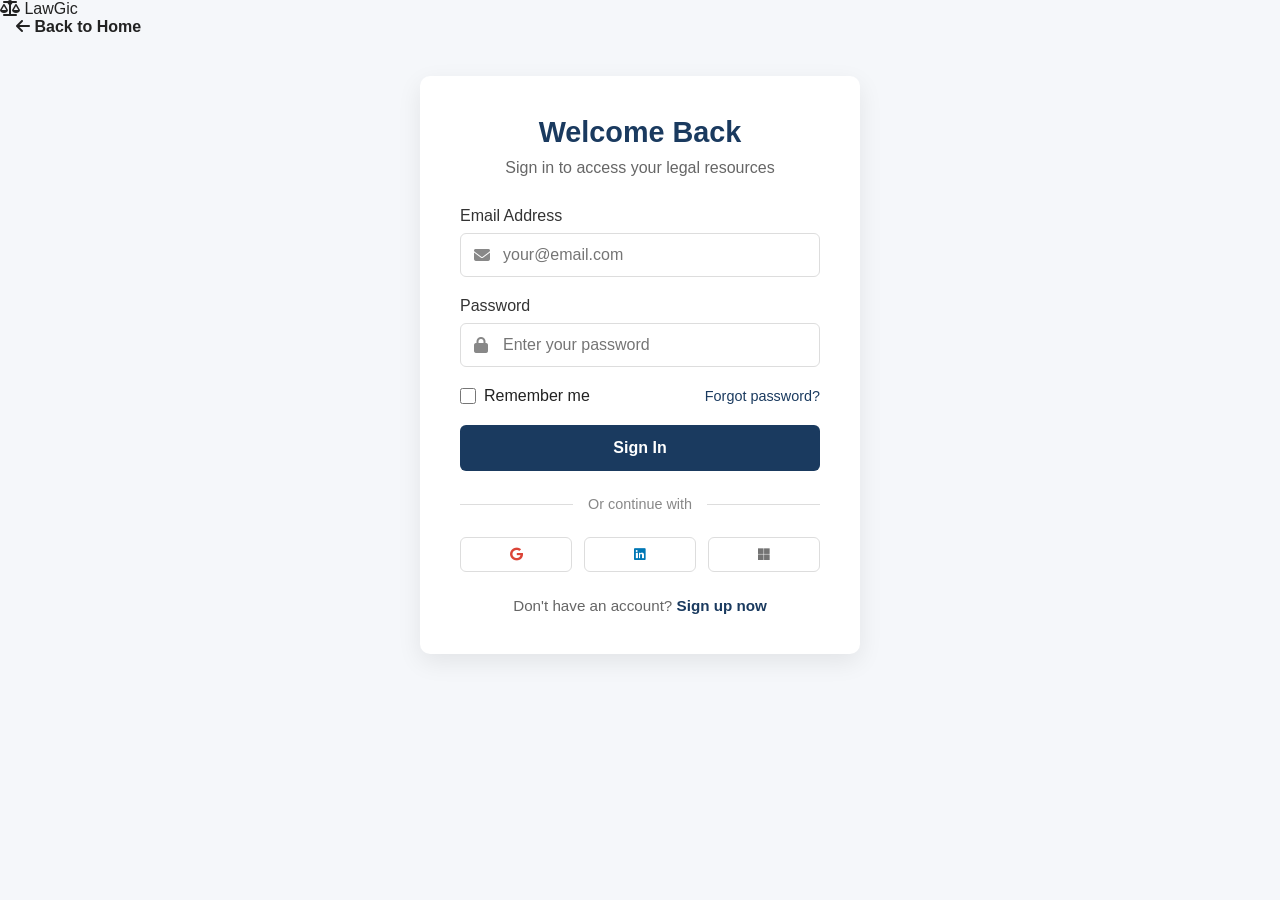
<file: LawGic/5_login.html>
<!DOCTYPE html>
<html lang="en">
<head>
  <meta charset="UTF-8" />
  <title>Login | LawGic</title>
  <meta name="viewport" content="width=device-width, initial-scale=1" />
  <link rel="stylesheet" href="https://fonts.googleapis.com/css2?family=Inter:wght@300;400;500;600;700&display=swap" />
  <link rel="stylesheet" href="https://cdnjs.cloudflare.com/ajax/libs/font-awesome/6.4.0/css/all.min.css" />
  <link rel="stylesheet" href="style.css" />
  <style>
    /* Additional styles specific to login page */
    .auth-container {
      flex: 1;
      display: flex;
      align-items: center;
      justify-content: center;
      padding: 40px 20px;
    }
    
    .auth-card {
      background: #fff;
      border-radius: 10px;
      box-shadow: 0 8px 24px rgba(0, 0, 0, 0.08);
      width: 100%;
      max-width: 440px;
      padding: 40px;
    }
    
    .auth-header {
      text-align: center;
      margin-bottom: 30px;
    }
    
    .auth-header h1 {
      color: #1a3a5f;
      font-size: 1.8rem;
      margin-bottom: 10px;
    }
    
    .auth-header p {
      color: #666;
      font-size: 1rem;
    }
    
    .form-group {
      margin-bottom: 20px;
    }
    
    .form-group label {
      display: block;
      margin-bottom: 8px;
      font-weight: 500;
      color: #333;
    }
    
    .input-with-icon {
      position: relative;
    }
    
    .input-with-icon i {
      position: absolute;
      left: 14px;
      top: 50%;
      transform: translateY(-50%);
      color: #888;
    }
    
    .input-with-icon input {
      width: 100%;
      padding: 12px 16px 12px 42px;
      border: 1px solid #ddd;
      border-radius: 6px;
      font-size: 1rem;
      transition: border-color 0.3s;
    }
    
    .input-with-icon input:focus {
      border-color: #1a3a5f;
      outline: none;
    }
    
    .remember-forgot {
      display: flex;
      justify-content: space-between;
      align-items: center;
      margin-bottom: 20px;
    }
    
    .remember {
      display: flex;
      align-items: center;
      gap: 8px;
    }
    
    .remember input {
      width: 16px;
      height: 16px;
    }
    
    .forgot-password {
      color: #1a3a5f;
      text-decoration: none;
      font-size: 0.9rem;
    }
    
    .forgot-password:hover {
      text-decoration: underline;
    }
    
    .auth-button {
      width: 100%;
      padding: 14px;
      background: #1a3a5f;
      color: white;
      border: none;
      border-radius: 6px;
      font-size: 1rem;
      font-weight: 600;
      cursor: pointer;
      transition: background 0.3s;
    }
    
    .auth-button:hover {
      background: #143052;
    }
    
    .auth-divider {
      display: flex;
      align-items: center;
      margin: 25px 0;
      color: #888;
    }
    
    .auth-divider::before,
    .auth-divider::after {
      content: "";
      flex: 1;
      height: 1px;
      background: #ddd;
    }
    
    .auth-divider span {
      padding: 0 15px;
      font-size: 0.9rem;
    }
    
    .social-login {
      display: flex;
      gap: 12px;
      margin-bottom: 25px;
    }
    
    .social-btn {
      flex: 1;
      padding: 10px;
      border: 1px solid #ddd;
      border-radius: 6px;
      background: white;
      display: flex;
      align-items: center;
      justify-content: center;
      cursor: pointer;
      transition: background 0.3s;
    }
    
    .social-btn:hover {
      background: #f5f5f5;
    }
    
    .auth-footer {
      text-align: center;
      margin-top: 20px;
    }
    
    .auth-footer p {
      color: #666;
      font-size: 0.95rem;
    }
    
    .auth-footer a {
      color: #1a3a5f;
      text-decoration: none;
      font-weight: 600;
    }
    
    .auth-footer a:hover {
      text-decoration: underline;
    }
    
    @media (max-width: 500px) {
      .auth-card {
        padding: 30px 20px;
      }
      
      .social-login {
        flex-direction: column;
      }
    }
  </style>
</head>
<body>
  <nav>
    <div class="logo">
      <i class="fas fa-balance-scale"></i>
      <span>LawGic</span>
    </div>
    <div class="nav-links">
      <a href="1_index.html" class="back-home">
        <i class="fas fa-arrow-left"></i>
        Back to Home
      </a>
    </div>
  </nav>

  <div class="auth-container">
    <div class="auth-card">
      <div class="auth-header">
        <h1>Welcome Back</h1>
        <p>Sign in to access your legal resources</p>
      </div>
      
      <form id="login-form">
        <div class="form-group">
          <label for="email">Email Address</label>
          <div class="input-with-icon">
            <i class="fas fa-envelope"></i>
            <input type="email" id="email" name="email" placeholder="your@email.com" required>
          </div>
        </div>
        
        <div class="form-group">
          <label for="password">Password</label>
          <div class="input-with-icon">
            <i class="fas fa-lock"></i>
            <input type="password" id="password" name="password" placeholder="Enter your password" required>
          </div>
        </div>
        
        <div class="remember-forgot">
          <div class="remember">
            <input type="checkbox" id="remember">
            <label for="remember">Remember me</label>
          </div>
          <a href="#" class="forgot-password">Forgot password?</a>
        </div>
        
        <button type="submit" class="auth-button">Sign In</button>
      </form>
      
      <div class="auth-divider">
        <span>Or continue with</span>
      </div>
      
      <div class="social-login">
        <button class="social-btn">
          <i class="fab fa-google" style="color: #DB4437;"></i>
        </button>
        <button class="social-btn">
          <i class="fab fa-linkedin" style="color: #0077B5;"></i>
        </button>
        <button class="social-btn">
          <i class="fab fa-microsoft" style="color: #737373;"></i>
        </button>
      </div>
      
      <div class="auth-footer">
        <p>Don't have an account? <a href="signup.html">Sign up now</a></p>
      </div>
    </div>
  </div>

  <script src="script.js"></script>
  <script>
    // Login form handling
    document.getElementById('login-form').addEventListener('submit', function(e) {
      e.preventDefault();
      
      const email = document.getElementById('email').value;
      const password = document.getElementById('password').value;
      
      // Basic validation
      if (!email || !password) {
        alert('Please fill in all fields');
        return;
      }
      
      // In a real application, you would send this data to your server
      console.log('Login attempt:', { email, password });
      
      // Simulate successful login
      alert('Login successful! Redirecting...');
      window.location.href = 'index.html';
    });
  </script>
</body>
</html>
</file>
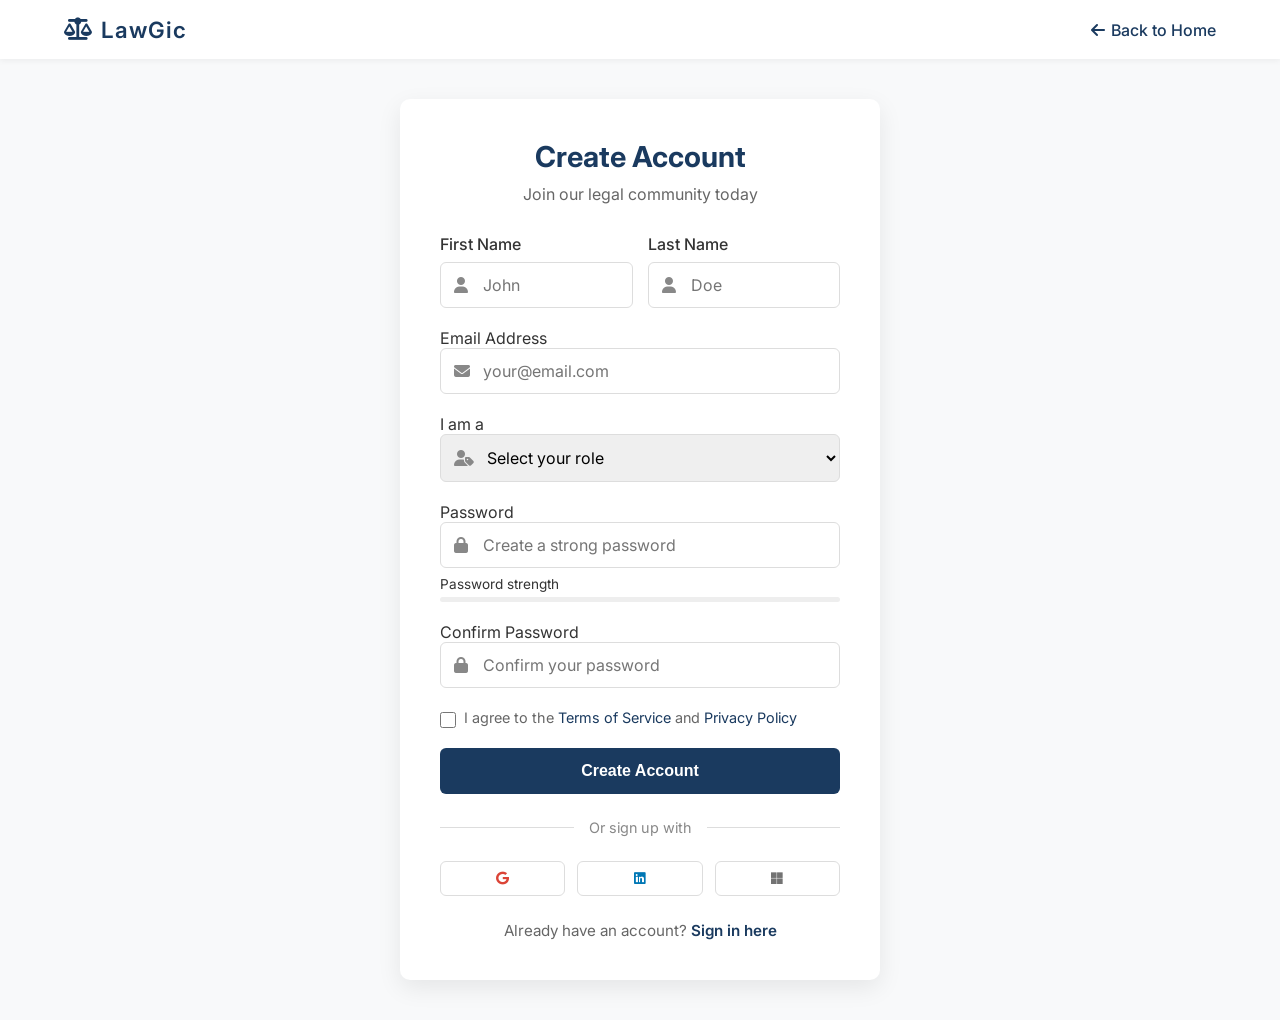
<file: LawGic/5_signup.html>
<!DOCTYPE html>
<html lang="en">
<head>
  <meta charset="UTF-8" />
  <title>Sign Up | LawGic</title>
  <meta name="viewport" content="width=device-width, initial-scale=1" />
  <link rel="stylesheet" href="https://fonts.googleapis.com/css2?family=Inter:wght@300;400;500;600;700&display=swap" />
  <link rel="stylesheet" href="https://cdnjs.cloudflare.com/ajax/libs/font-awesome/6.4.0/css/all.min.css" />
  <style>
    * {
      margin: 0;
      padding: 0;
      box-sizing: border-box;
    }
    
    body {
      font-family: 'Inter', Arial, sans-serif;
      background: #f8f9fa;
      color: #333;
      min-height: 100vh;
      display: flex;
      flex-direction: column;
    }
    
    nav {
      background: #fff;
      padding: 16px 5%;
      display: flex;
      align-items: center;
      justify-content: space-between;
      box-shadow: 0 2px 6px rgba(0, 0, 0, 0.05);
      flex-wrap: wrap;
    }
    
    .logo {
      font-size: 1.4em;
      font-weight: 600;
      letter-spacing: 1px;
      color: #1a3a5f;
      display: flex;
      align-items: center;
      gap: 8px;
    }
    
    .back-home {
      text-decoration: none;
      color: #1a3a5f;
      font-weight: 500;
      display: flex;
      align-items: center;
      gap: 6px;
    }
    
    .back-home:hover {
      text-decoration: underline;
    }
    
    .auth-container {
      flex: 1;
      display: flex;
      align-items: center;
      justify-content: center;
      padding: 40px 20px;
    }
    
    .auth-card {
      background: #fff;
      border-radius: 10px;
      box-shadow: 0 8px 24px rgba(0, 0, 0, 0.08);
      width: 100%;
      max-width: 480px;
      padding: 40px;
    }
    
    .auth-header {
      text-align: center;
      margin-bottom: 30px;
    }
    
    .auth-header h1 {
      color: #1a3a5f;
      font-size: 1.8rem;
      margin-bottom: 10px;
    }
    
    .auth-header p {
      color: #666;
      font-size: 1rem;
    }
    
    .form-row {
      display: flex;
      gap: 15px;
      margin-bottom: 20px;
    }
    
    .form-group {
      flex: 1;
      margin-bottom: 0;
    }
    
    .form-group-full {
      width: 100%;
      margin-bottom: 20px;
    }
    
    .form-group label {
      display: block;
      margin-bottom: 8px;
      font-weight: 500;
      color: #333;
    }
    
    .input-with-icon {
      position: relative;
    }
    
    .input-with-icon i {
      position: absolute;
      left: 14px;
      top: 50%;
      transform: translateY(-50%);
      color: #888;
    }
    
    .input-with-icon input,
    .input-with-icon select {
      width: 100%;
      padding: 12px 16px 12px 42px;
      border: 1px solid #ddd;
      border-radius: 6px;
      font-size: 1rem;
      transition: border-color 0.3s;
      font-family: 'Inter', Arial, sans-serif;
    }
    
    .input-with-icon input:focus,
    .input-with-icon select:focus {
      border-color: #1a3a5f;
      outline: none;
    }
    
    .password-strength {
      margin-top: 8px;
      font-size: 0.85rem;
    }
    
    .strength-meter {
      height: 5px;
      background: #eee;
      border-radius: 3px;
      margin-top: 5px;
      overflow: hidden;
    }
    
    .strength-meter-fill {
      height: 100%;
      width: 0;
      transition: width 0.3s;
    }
    
    .terms {
      display: flex;
      align-items: flex-start;
      gap: 8px;
      margin: 20px 0;
    }
    
    .terms input {
      margin-top: 4px;
      width: 16px;
      height: 16px;
    }
    
    .terms label {
      font-size: 0.9rem;
      color: #666;
      line-height: 1.4;
    }
    
    .terms a {
      color: #1a3a5f;
      text-decoration: none;
    }
    
    .terms a:hover {
      text-decoration: underline;
    }
    
    .auth-button {
      width: 100%;
      padding: 14px;
      background: #1a3a5f;
      color: white;
      border: none;
      border-radius: 6px;
      font-size: 1rem;
      font-weight: 600;
      cursor: pointer;
      transition: background 0.3s;
    }
    
    .auth-button:hover {
      background: #143052;
    }
    
    .auth-divider {
      display: flex;
      align-items: center;
      margin: 25px 0;
      color: #888;
    }
    
    .auth-divider::before,
    .auth-divider::after {
      content: "";
      flex: 1;
      height: 1px;
      background: #ddd;
    }
    
    .auth-divider span {
      padding: 0 15px;
      font-size: 0.9rem;
    }
    
    .social-login {
      display: flex;
      gap: 12px;
      margin-bottom: 25px;
    }
    
    .social-btn {
      flex: 1;
      padding: 10px;
      border: 1px solid #ddd;
      border-radius: 6px;
      background: white;
      display: flex;
      align-items: center;
      justify-content: center;
      cursor: pointer;
      transition: background 0.3s;
    }
    
    .social-btn:hover {
      background: #f5f5f5;
    }
    
    .social-btn img {
      width: 20px;
      height: 20px;
    }
    
    .auth-footer {
      text-align: center;
      margin-top: 20px;
    }
    
    .auth-footer p {
      color: #666;
      font-size: 0.95rem;
    }
    
    .auth-footer a {
      color: #1a3a5f;
      text-decoration: none;
      font-weight: 600;
    }
    
    .auth-footer a:hover {
      text-decoration: underline;
    }
    
    @media (max-width: 500px) {
      .auth-card {
        padding: 30px 20px;
      }
      
      .form-row {
        flex-direction: column;
        gap: 20px;
      }
      
      .social-login {
        flex-direction: column;
      }
    }
  </style>
</head>
<body>
  <nav>
    <div class="logo">
      <i class="fas fa-balance-scale"></i>
      <span>LawGic</span>
    </div>
    <a href="1_index.html" class="back-home">
      <i class="fas fa-arrow-left"></i>
      Back to Home
    </a>
  </nav>

  <div class="auth-container">
    <div class="auth-card">
      <div class="auth-header">
        <h1>Create Account</h1>
        <p>Join our legal community today</p>
      </div>
      
      <form id="signup-form">
        <div class="form-row">
          <div class="form-group">
            <label for="first-name">First Name</label>
            <div class="input-with-icon">
              <i class="fas fa-user"></i>
              <input type="text" id="first-name" name="first-name" placeholder="John" required>
            </div>
          </div>
          
          <div class="form-group">
            <label for="last-name">Last Name</label>
            <div class="input-with-icon">
              <i class="fas fa-user"></i>
              <input type="text" id="last-name" name="last-name" placeholder="Doe" required>
            </div>
          </div>
        </div>
        
        <div class="form-group-full">
          <label for="email">Email Address</label>
          <div class="input-with-icon">
            <i class="fas fa-envelope"></i>
            <input type="email" id="email" name="email" placeholder="your@email.com" required>
          </div>
        </div>
        
        <div class="form-group-full">
          <label for="user-type">I am a</label>
          <div class="input-with-icon">
            <i class="fas fa-user-tag"></i>
            <select id="user-type" name="user-type" required>
              <option value="" disabled selected>Select your role</option>
              <option value="client">Client</option>
              <option value="lawyer">Lawyer</option>
              <option value="student">Law Student</option>
              <option value="other">Other</option>
            </select>
          </div>
        </div>
        
        <div class="form-group-full">
          <label for="password">Password</label>
          <div class="input-with-icon">
            <i class="fas fa-lock"></i>
            <input type="password" id="password" name="password" placeholder="Create a strong password" required>
          </div>
          <div class="password-strength">
            <span id="password-strength-text">Password strength</span>
            <div class="strength-meter">
              <div class="strength-meter-fill" id="strength-meter-fill"></div>
            </div>
          </div>
        </div>
        
        <div class="form-group-full">
          <label for="confirm-password">Confirm Password</label>
          <div class="input-with-icon">
            <i class="fas fa-lock"></i>
            <input type="password" id="confirm-password" name="confirm-password" placeholder="Confirm your password" required>
          </div>
        </div>
        
        <div class="terms">
          <input type="checkbox" id="terms" required>
          <label for="terms">I agree to the <a href="#">Terms of Service</a> and <a href="#">Privacy Policy</a></label>
        </div>
        
        <button type="submit" class="auth-button">Create Account</button>
      </form>
      
      <div class="auth-divider">
        <span>Or sign up with</span>
      </div>
      
      <div class="social-login">
        <button class="social-btn">
          <i class="fab fa-google" style="color: #DB4437;"></i>
        </button>
        <button class="social-btn">
          <i class="fab fa-linkedin" style="color: #0077B5;"></i>
        </button>
        <button class="social-btn">
          <i class="fab fa-microsoft" style="color: #737373;"></i>
        </button>
      </div>
      
      <div class="auth-footer">
        <p>Already have an account? <a href="login.html">Sign in here</a></p>
      </div>
    </div>
  </div>

  <script>
    // Password strength indicator
    const passwordInput = document.getElementById('password');
    const strengthMeter = document.getElementById('strength-meter-fill');
    const strengthText = document.getElementById('password-strength-text');
    
    passwordInput.addEventListener('input', function() {
      const password = passwordInput.value;
      let strength = 0;
      
      // Check password length
      if (password.length >= 8) strength += 25;
      
      // Check for uppercase letters
      if (/[A-Z]/.test(password)) strength += 25;
      
      // Check for numbers
      if (/[0-9]/.test(password)) strength += 25;
      
      // Check for special characters
      if (/[^A-Za-z0-9]/.test(password)) strength += 25;
      
      // Update strength meter
      strengthMeter.style.width = strength + '%';
      
      // Update text and color
      if (strength === 0) {
        strengthText.textContent = 'Password strength';
        strengthMeter.style.backgroundColor = '#ddd';
      } else if (strength < 50) {
        strengthText.textContent = 'Weak';
        strengthMeter.style.backgroundColor = '#e74c3c';
      } else if (strength < 75) {
        strengthText.textContent = 'Fair';
        strengthMeter.style.backgroundColor = '#f39c12';
      } else if (strength < 100) {
        strengthText.textContent = 'Good';
        strengthMeter.style.backgroundColor = '#3498db';
      } else {
        strengthText.textContent = 'Strong';
        strengthMeter.style.backgroundColor = '#2ecc71';
      }
    });
    
    // Form submission
    document.getElementById('signup-form').addEventListener('submit', function(e) {
      e.preventDefault();
      
      const firstName = document.getElementById('first-name').value;
      const lastName = document.getElementById('last-name').value;
      const email = document.getElementById('email').value;
      const userType = document.getElementById('user-type').value;
      const password = document.getElementById('password').value;
      const confirmPassword = document.getElementById('confirm-password').value;
      
      // Basic validation
      if (!firstName || !lastName || !email || !userType || !password || !confirmPassword) {
        alert('Please fill in all fields');
        return;
      }
      
      if (password !== confirmPassword) {
        alert('Passwords do not match');
        return;
      }
      
      if (!document.getElementById('terms').checked) {
        alert('Please agree to the Terms of Service and Privacy Policy');
        return;
      }
      
      // In a real application, you would send this data to your server
      console.log('Signup attempt:', { firstName, lastName, email, userType, password });
      
      // Simulate successful signup
      alert('Account created successfully! Redirecting to login...');
      window.location.href = 'login.html';
    });
  </script>
</body>
</html>
</file>
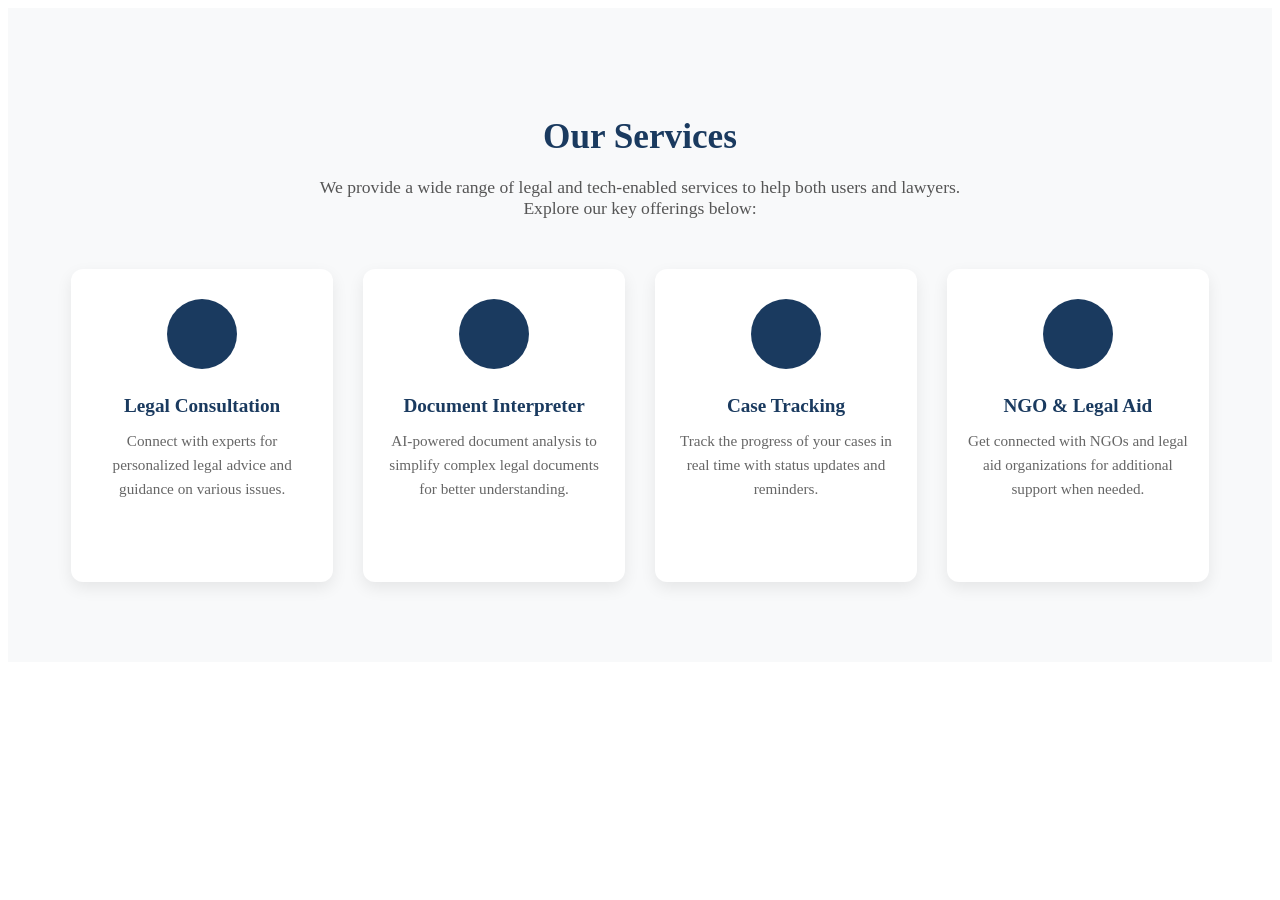
<file: LawGic/6_service.html>
<!DOCTYPE html>
<html lang="en">
<head>
    <meta charset="UTF-8">
    <meta name="viewport" content="width=device-width, initial-scale=1.0">
    <title>Document</title>
    <style>
        /* Services Section */
.services {
  padding: 80px 5%;
  background: #f8f9fa;
}

.services-container {
  max-width: 1200px;
  margin: 0 auto;
  text-align: center;
}

.services h2 {
  color: #1a3a5f;
  font-size: 2.2rem;
  margin-bottom: 20px;
}

.services p {
  max-width: 700px;
  margin: 0 auto 50px;
  font-size: 1.1rem;
  color: #555;
}

.services-grid {
  display: grid;
  grid-template-columns: repeat(auto-fit, minmax(260px, 1fr));
  gap: 30px;
}

.service-card {
  background: white;
  border-radius: 12px;
  padding: 30px 20px;
  text-align: center;
  box-shadow: 0 6px 16px rgba(0, 0, 0, 0.08);
  transition: transform 0.3s, box-shadow 0.3s;
}

.service-card:hover {
  transform: translateY(-6px);
  box-shadow: 0 10px 25px rgba(0, 0, 0, 0.12);
}

.service-icon {
  width: 70px;
  height: 70px;
  border-radius: 50%;
  background: #1a3a5f;
  color: white;
  display: flex;
  align-items: center;
  justify-content: center;
  font-size: 1.6rem;
  margin: 0 auto 20px;
}

.service-card h4 {
  color: #1a3a5f;
  margin-bottom: 12px;
  font-size: 1.2rem;
}

.service-card p {
  color: #666;
  font-size: 0.95rem;
  line-height: 1.6;
}

    </style>
    
</head>
<body>
    <!-- Our Services Section -->
<section id="services" class="services">
  <div class="services-container">
    <h2>Our Services</h2>
    <p>We provide a wide range of legal and tech-enabled services to help both users and lawyers. Explore our key offerings below:</p>
    <div class="services-grid">
      
      <div class="service-card">
        <div class="service-icon">
          <i class="fas fa-gavel"></i>
        </div>
        <h4>Legal Consultation</h4>
        <p>Connect with experts for personalized legal advice and guidance on various issues.</p>
      </div>

      <div class="service-card">
        <div class="service-icon">
          <i class="fas fa-file-alt"></i>
        </div>
        <h4>Document Interpreter</h4>
        <p>AI-powered document analysis to simplify complex legal documents for better understanding.</p>
      </div>

      <div class="service-card">
        <div class="service-icon">
          <i class="fas fa-balance-scale"></i>
        </div>
        <h4>Case Tracking</h4>
        <p>Track the progress of your cases in real time with status updates and reminders.</p>
      </div>

      <div class="service-card">
        <div class="service-icon">
          <i class="fas fa-handshake"></i>
        </div>
        <h4>NGO & Legal Aid</h4>
        <p>Get connected with NGOs and legal aid organizations for additional support when needed.</p>
      </div>

    </div>
  </div>
</section>

</body>
</html>
</file>
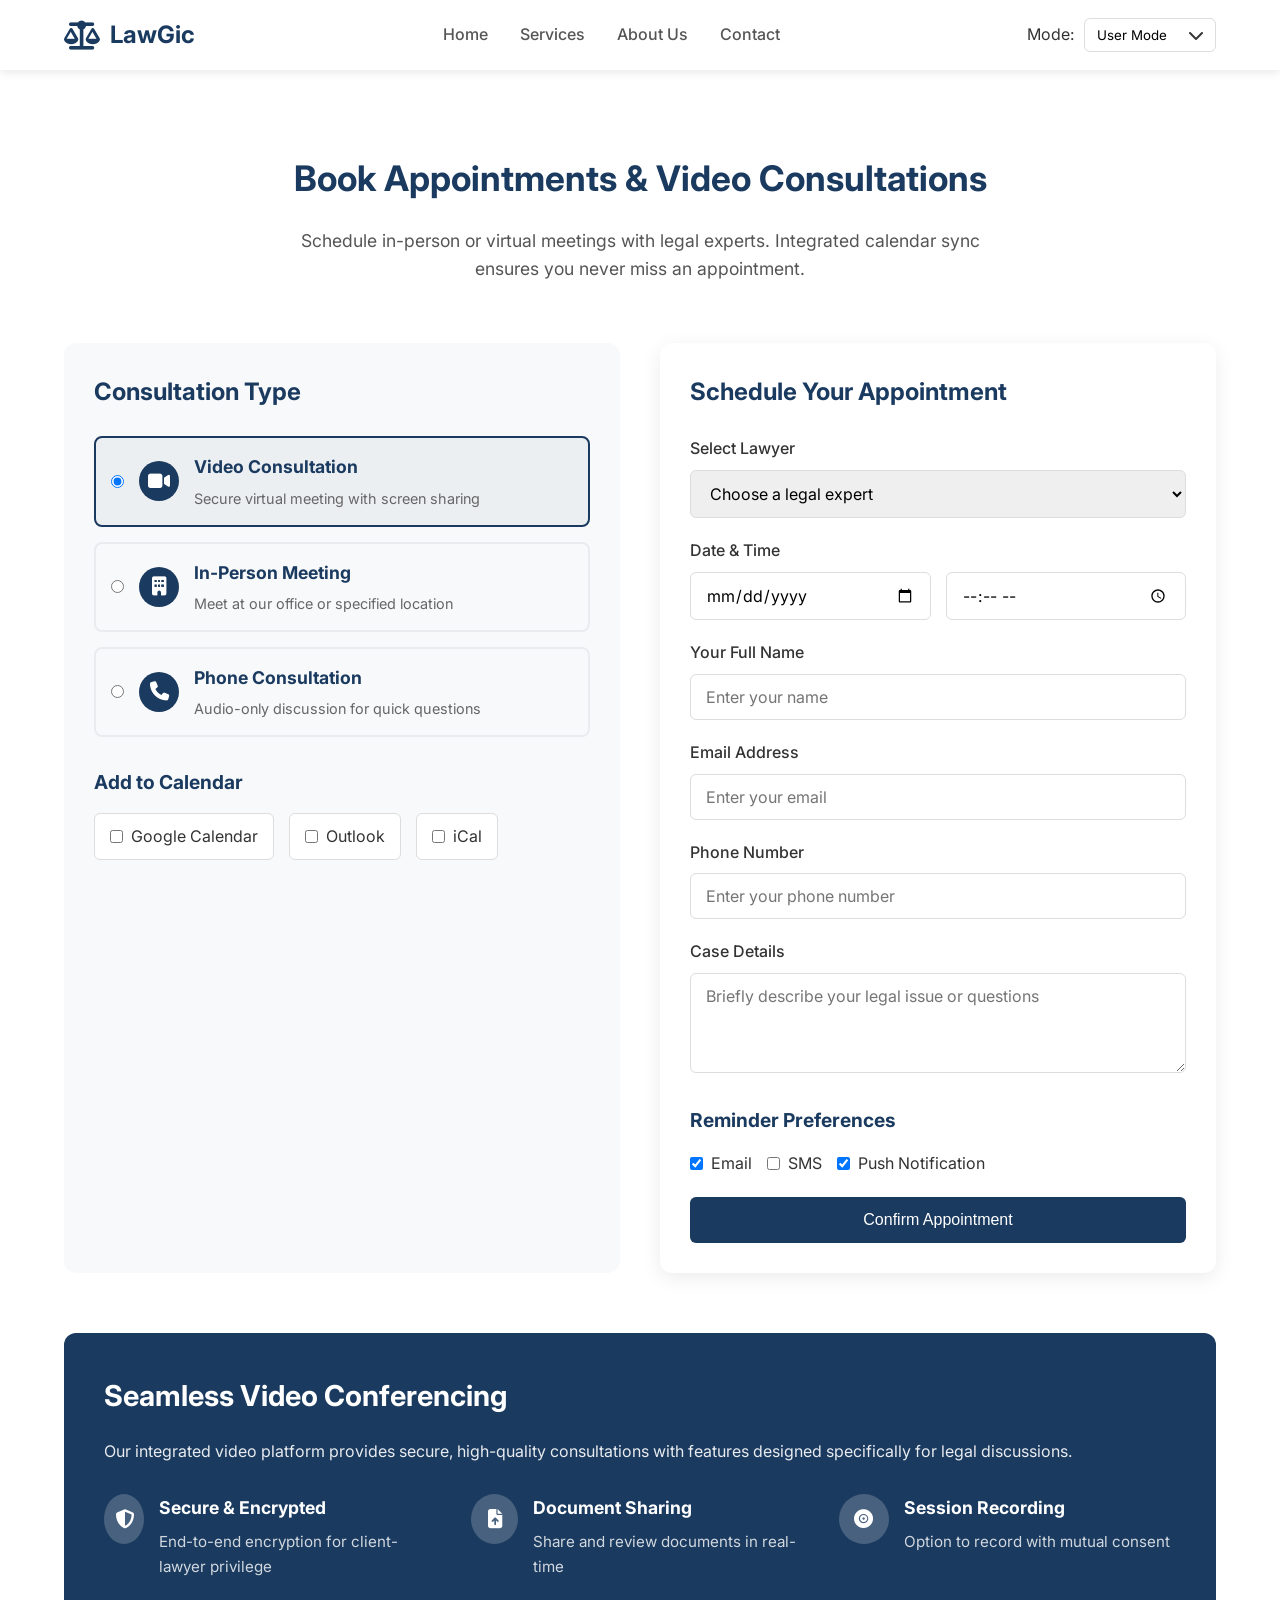
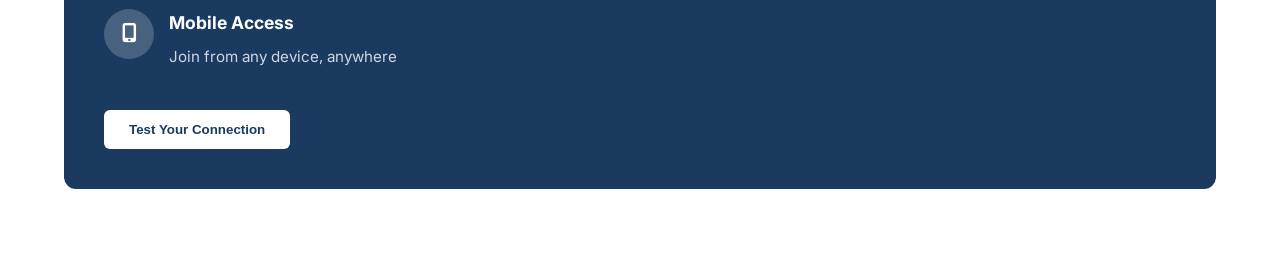
<file: LawGic/8_appointment.html>
<!DOCTYPE html>
<html lang="en">
<head>
  <meta charset="UTF-8" />
  <title>Appointments & Video Conferencing | LawGic</title>
  <meta name="viewport" content="width=device-width, initial-scale=1" />
  <link rel="stylesheet" href="https://fonts.googleapis.com/css2?family=Inter:wght@300;400;500;600;700&display=swap" />
  <link rel="stylesheet" href="https://cdnjs.cloudflare.com/ajax/libs/font-awesome/6.4.0/css/all.min.css" />
  <style>
    /* Global Styles */
    * {
      margin: 0;
      padding: 0;
      box-sizing: border-box;
    }
    
    body {
      font-family: 'Inter', sans-serif;
      color: #333;
      line-height: 1.6;
      background-color: #f8f9fa;
    }
    
    /* Navigation Styles */
    nav {
      display: flex;
      justify-content: space-between;
      align-items: center;
      padding: 1rem 5%;
      background: white;
      box-shadow: 0 2px 10px rgba(0, 0, 0, 0.1);
      position: sticky;
      top: 0;
      z-index: 100;
    }
    
    .logo {
      display: flex;
      align-items: center;
      font-weight: 700;
      font-size: 1.5rem;
      color: #1a3a5f;
    }
    
    .logo i {
      margin-right: 10px;
      font-size: 1.8rem;
    }
    
    .nav-links {
      display: flex;
      gap: 2rem;
    }
    
    .nav-links a {
      text-decoration: none;
      color: #555;
      font-weight: 500;
      transition: color 0.3s;
    }
    
    .nav-links a:hover {
      color: #1a3a5f;
    }
    
    .mode-switcher {
      display: flex;
      align-items: center;
      gap: 10px;
    }
    
    .select-wrapper {
      position: relative;
    }
    
    .select-wrapper select {
      appearance: none;
      padding: 8px 32px 8px 12px;
      border: 1px solid #ddd;
      border-radius: 6px;
      background: white;
      font-family: 'Inter', sans-serif;
    }
    
    .select-wrapper i {
      position: absolute;
      right: 12px;
      top: 50%;
      transform: translateY(-50%);
      pointer-events: none;
    }
    
    /* Main appointment section styles */
    .appointment-section {
      padding: 80px 5%;
      background: white;
    }
    
    .appointment-container {
      max-width: 1200px;
      margin: 0 auto;
    }
    
    .appointment-header {
      text-align: center;
      margin-bottom: 60px;
    }
    
    .appointment-header h2 {
      color: #1a3a5f;
      font-size: 2.2rem;
      margin-bottom: 20px;
    }
    
    .appointment-header p {
      max-width: 700px;
      margin: 0 auto;
      font-size: 1.1rem;
      color: #555;
    }
    
    /* Booking process */
    .booking-process {
      display: grid;
      grid-template-columns: 1fr 1fr;
      gap: 40px;
      margin-bottom: 60px;
    }
    
    .booking-options {
      background: #f8f9fa;
      border-radius: 12px;
      padding: 30px;
    }
    
    .booking-options h3 {
      color: #1a3a5f;
      margin-bottom: 25px;
      font-size: 1.5rem;
    }
    
    .consult-type-selector {
      display: flex;
      flex-direction: column;
      gap: 15px;
      margin-bottom: 30px;
    }
    
    .consult-type {
      display: flex;
      align-items: center;
      padding: 15px;
      border: 2px solid #e9ecef;
      border-radius: 8px;
      cursor: pointer;
      transition: all 0.3s;
    }
    
    .consult-type:hover {
      border-color: #1a3a5f;
    }
    
    .consult-type.selected {
      border-color: #1a3a5f;
      background-color: rgba(26, 58, 95, 0.05);
    }
    
    .consult-type input {
      margin-right: 15px;
    }
    
    .consult-type-content {
      display: flex;
      align-items: center;
    }
    
    .consult-icon {
      width: 40px;
      height: 40px;
      border-radius: 50%;
      background: #1a3a5f;
      color: white;
      display: flex;
      align-items: center;
      justify-content: center;
      margin-right: 15px;
      font-size: 1.2rem;
    }
    
    .consult-details h4 {
      color: #1a3a5f;
      margin-bottom: 5px;
      font-size: 1.1rem;
    }
    
    .consult-details p {
      color: #666;
      font-size: 0.9rem;
    }
    
    .calendar-integration {
      margin-top: 30px;
    }
    
    .calendar-integration h4 {
      color: #1a3a5f;
      margin-bottom: 15px;
      font-size: 1.2rem;
    }
    
    .calendar-options {
      display: flex;
      gap: 15px;
    }
    
    .calendar-option {
      display: flex;
      align-items: center;
      padding: 10px 15px;
      background: white;
      border: 1px solid #ddd;
      border-radius: 6px;
      cursor: pointer;
    }
    
    .calendar-option input {
      margin-right: 8px;
    }
    
    /* Booking form */
    .booking-form {
      background: white;
      border-radius: 12px;
      padding: 30px;
      box-shadow: 0 5px 20px rgba(0, 0, 0, 0.08);
    }
    
    .booking-form h3 {
      color: #1a3a5f;
      margin-bottom: 25px;
      font-size: 1.5rem;
    }
    
    .form-group {
      margin-bottom: 20px;
    }
    
    .form-group label {
      display: block;
      margin-bottom: 8px;
      font-weight: 500;
      color: #333;
    }
    
    .form-group input,
    .form-group select,
    .form-group textarea {
      width: 100%;
      padding: 12px 15px;
      border: 1px solid #ddd;
      border-radius: 6px;
      font-family: 'Inter', sans-serif;
      font-size: 1rem;
    }
    
    .form-group textarea {
      min-height: 100px;
      resize: vertical;
    }
    
    .datetime-selector {
      display: grid;
      grid-template-columns: 1fr 1fr;
      gap: 15px;
    }
    
    .reminder-options {
      margin-top: 25px;
    }
    
    .reminder-options h4 {
      color: #1a3a5f;
      margin-bottom: 15px;
      font-size: 1.2rem;
    }
    
    .reminder-checkboxes {
      display: flex;
      flex-wrap: wrap;
      gap: 15px;
    }
    
    .checkbox-option {
      display: flex;
      align-items: center;
    }
    
    .checkbox-option input {
      margin-right: 8px;
    }
    
    .submit-booking {
      background: #1a3a5f;
      color: white;
      border: none;
      border-radius: 6px;
      padding: 14px 25px;
      font-size: 1rem;
      font-weight: 500;
      cursor: pointer;
      transition: background 0.3s;
      width: 100%;
      margin-top: 20px;
    }
    
    .submit-booking:hover {
      background: #143052;
    }
    
    /* Video conference preview */
    .video-conference-preview {
      background: #1a3a5f;
      border-radius: 12px;
      padding: 40px;
      color: white;
      margin-top: 60px;
    }
    
    .video-conference-preview h3 {
      font-size: 1.8rem;
      margin-bottom: 20px;
    }
    
    .video-conference-preview p {
      margin-bottom: 30px;
      opacity: 0.9;
    }
    
    .video-features {
      display: grid;
      grid-template-columns: repeat(auto-fit, minmax(250px, 1fr));
      gap: 30px;
      margin-bottom: 40px;
    }
    
    .video-feature {
      display: flex;
      align-items: flex-start;
    }
    
    .feature-icon {
      background: rgba(255, 255, 255, 0.2);
      width: 50px;
      height: 50px;
      border-radius: 50%;
      display: flex;
      align-items: center;
      justify-content: center;
      margin-right: 15px;
      font-size: 1.2rem;
    }
    
    .feature-content h4 {
      margin-bottom: 8px;
      font-size: 1.1rem;
    }
    
    .feature-content p {
      font-size: 0.95rem;
      opacity: 0.8;
      margin-bottom: 0;
    }
    
    .test-connection-btn {
      background: white;
      color: #1a3a5f;
      border: none;
      border-radius: 6px;
      padding: 12px 25px;
      font-weight: 600;
      cursor: pointer;
    }
    
    /* Confirmation modal */
    .confirmation-modal {
      position: fixed;
      top: 0;
      left: 0;
      width: 100%;
      height: 100%;
      background: rgba(0, 0, 0, 0.5);
      display: flex;
      align-items: center;
      justify-content: center;
      z-index: 1000;
      opacity: 0;
      visibility: hidden;
      transition: all 0.3s;
    }
    
    .confirmation-modal.active {
      opacity: 1;
      visibility: visible;
    }
    
    .modal-content {
      background: white;
      border-radius: 12px;
      padding: 40px;
      max-width: 500px;
      width: 90%;
      text-align: center;
      position: relative;
    }
    
    .modal-icon {
      width: 70px;
      height: 70px;
      border-radius: 50%;
      background: #4caf50;
      color: white;
      display: flex;
      align-items: center;
      justify-content: center;
      font-size: 2rem;
      margin: 0 auto 20px;
    }
    
    .modal-content h3 {
      color: #1a3a5f;
      margin-bottom: 15px;
      font-size: 1.6rem;
    }
    
    .modal-content p {
      color: #555;
      margin-bottom: 25px;
    }
    
    .appointment-details {
      background: #f8f9fa;
      padding: 15px;
      border-radius: 8px;
      margin: 20px 0;
      text-align: left;
    }
    
    .appointment-details p {
      margin-bottom: 8px;
      display: flex;
      justify-content: space-between;
    }
    
    .appointment-details .label {
      font-weight: 500;
      color: #333;
    }
    
    .modal-actions {
      display: flex;
      gap: 15px;
      justify-content: center;
      flex-wrap: wrap;
    }
    
    .modal-btn {
      padding: 10px 20px;
      border-radius: 6px;
      font-weight: 500;
      cursor: pointer;
      transition: all 0.3s;
    }
    
    .modal-btn.primary {
      background: #1a3a5f;
      color: white;
      border: none;
    }
    
    .modal-btn.primary:hover {
      background: #143052;
    }
    
    .modal-btn.secondary {
      background: #f8f9fa;
      color: #333;
      border: 1px solid #ddd;
    }
    
    .modal-btn.secondary:hover {
      background: #e9ecef;
    }
    
    /* Responsive styles */
    @media (max-width: 900px) {
      .booking-process {
        grid-template-columns: 1fr;
      }
      
      .datetime-selector {
        grid-template-columns: 1fr;
      }
      
      .nav-links {
        display: none;
      }
    }
    
    @media (max-width: 600px) {
      .calendar-options {
        flex-direction: column;
      }
      
      .video-features {
        grid-template-columns: 1fr;
      }
      
      .modal-actions {
        flex-direction: column;
      }
      
      .appointment-header h2 {
        font-size: 1.8rem;
      }
    }
  </style>
</head>
<body>
  <nav>
    <div class="logo">
      <i class="fas fa-balance-scale"></i>
      <span>LawGic</span>
    </div>
    <div class="nav-links">
      <a href="#">Home</a>
      <a href="#">Services</a>
      <a href="#">About Us</a>
      <a href="#">Contact</a>
    </div>
    <div class="mode-switcher">
      <span>Mode:</span>
      <div class="select-wrapper">
        <select id="mode-select" aria-label="Select User Mode or Lawyer Mode">
          <option value="user">User Mode</option>
          <option value="lawyer">Lawyer Mode</option>
        </select>
        <i class="fas fa-chevron-down"></i>
      </div>
    </div>
  </nav>

  <main>
    <!-- Appointment Booking Section -->
    <section class="appointment-section">
      <div class="appointment-container">
        <div class="appointment-header">
          <h2>Book Appointments & Video Consultations</h2>
          <p>Schedule in-person or virtual meetings with legal experts. Integrated calendar sync ensures you never miss an appointment.</p>
        </div>
        
        <div class="booking-process">
          <div class="booking-options">
            <h3>Consultation Type</h3>
            
            <div class="consult-type-selector">
              <div class="consult-type selected">
                <input type="radio" name="consultType" id="videoConsult" checked>
                <label for="videoConsult" class="consult-type-content">
                  <div class="consult-icon">
                    <i class="fas fa-video"></i>
                  </div>
                  <div class="consult-details">
                    <h4>Video Consultation</h4>
                    <p>Secure virtual meeting with screen sharing</p>
                  </div>
                </label>
              </div>
              
              <div class="consult-type">
                <input type="radio" name="consultType" id="inPersonConsult">
                <label for="inPersonConsult" class="consult-type-content">
                  <div class="consult-icon">
                    <i class="fas fa-building"></i>
                  </div>
                  <div class="consult-details">
                    <h4>In-Person Meeting</h4>
                    <p>Meet at our office or specified location</p>
                  </div>
                </label>
              </div>
              
              <div class="consult-type">
                <input type="radio" name="consultType" id="phoneConsult">
                <label for="phoneConsult" class="consult-type-content">
                  <div class="consult-icon">
                    <i class="fas fa-phone"></i>
                  </div>
                  <div class="consult-details">
                    <h4>Phone Consultation</h4>
                    <p>Audio-only discussion for quick questions</p>
                  </div>
                </label>
              </div>
            </div>
            
            <div class="calendar-integration">
              <h4>Add to Calendar</h4>
              <div class="calendar-options">
                <div class="calendar-option">
                  <input type="checkbox" id="googleCalendar">
                  <label for="googleCalendar">Google Calendar</label>
                </div>
                <div class="calendar-option">
                  <input type="checkbox" id="outlookCalendar">
                  <label for="outlookCalendar">Outlook</label>
                </div>
                <div class="calendar-option">
                  <input type="checkbox" id="icalExport">
                  <label for="icalExport">iCal</label>
                </div>
              </div>
            </div>
          </div>
          
          <div class="booking-form">
            <h3>Schedule Your Appointment</h3>
            
            <form id="appointmentForm">
              <div class="form-group">
                <label for="lawyerSelect">Select Lawyer</label>
                <select id="lawyerSelect" required>
                  <option value="">Choose a legal expert</option>
                  <option value="lawyer1">Sarah Johnson - Corporate Law</option>
                  <option value="lawyer2">Michael Chen - Intellectual Property</option>
                  <option value="lawyer3">Emily Rodriguez - Family Law</option>
                  <option value="lawyer4">David Williams - Criminal Defense</option>
                </select>
              </div>
              
              <div class="form-group">
                <label for="appointmentDate">Date & Time</label>
                <div class="datetime-selector">
                  <input type="date" id="appointmentDate" required>
                  <input type="time" id="appointmentTime" required>
                </div>
              </div>
              
              <div class="form-group">
                <label for="fullName">Your Full Name</label>
                <input type="text" id="fullName" placeholder="Enter your name" required>
              </div>
              
              <div class="form-group">
                <label for="email">Email Address</label>
                <input type="email" id="email" placeholder="Enter your email" required>
              </div>
              
              <div class="form-group">
                <label for="phone">Phone Number</label>
                <input type="tel" id="phone" placeholder="Enter your phone number" required>
              </div>
              
              <div class="form-group">
                <label for="caseDetails">Case Details</label>
                <textarea id="caseDetails" placeholder="Briefly describe your legal issue or questions"></textarea>
              </div>
              
              <div class="reminder-options">
                <h4>Reminder Preferences</h4>
                <div class="reminder-checkboxes">
                  <div class="checkbox-option">
                    <input type="checkbox" id="emailReminder" checked>
                    <label for="emailReminder">Email</label>
                  </div>
                  <div class="checkbox-option">
                    <input type="checkbox" id="smsReminder">
                    <label for="smsReminder">SMS</label>
                  </div>
                  <div class="checkbox-option">
                    <input type="checkbox" id="pushReminder" checked>
                    <label for="pushReminder">Push Notification</label>
                  </div>
                </div>
              </div>
              
              <button type="submit" class="submit-booking">Confirm Appointment</button>
            </form>
          </div>
        </div>
        
        <div class="video-conference-preview">
          <h3>Seamless Video Conferencing</h3>
          <p>Our integrated video platform provides secure, high-quality consultations with features designed specifically for legal discussions.</p>
          
          <div class="video-features">
            <div class="video-feature">
              <div class="feature-icon">
                <i class="fas fa-shield-alt"></i>
              </div>
              <div class="feature-content">
                <h4>Secure & Encrypted</h4>
                <p>End-to-end encryption for client-lawyer privilege</p>
              </div>
            </div>
            
            <div class="video-feature">
              <div class="feature-icon">
                <i class="fas fa-file-upload"></i>
              </div>
              <div class="feature-content">
                <h4>Document Sharing</h4>
                <p>Share and review documents in real-time</p>
              </div>
            </div>
            
            <div class="video-feature">
              <div class="feature-icon">
                <i class="fas fa-record-vinyl"></i>
              </div>
              <div class="feature-content">
                <h4>Session Recording</h4>
                <p>Option to record with mutual consent</p>
              </div>
            </div>
            
            <div class="video-feature">
              <div class="feature-icon">
                <i class="fas fa-mobile-alt"></i>
              </div>
              <div class="feature-content">
                <h4>Mobile Access</h4>
                <p>Join from any device, anywhere</p>
              </div>
            </div>
          </div>
          
          <button class="test-connection-btn">Test Your Connection</button>
        </div>
      </div>
    </section>
  </main>

  <!-- Confirmation Modal -->
  <div class="confirmation-modal" id="confirmationModal">
    <div class="modal-content">
      <div class="modal-icon">
        <i class="fas fa-check"></i>
      </div>
      <h3>Appointment Confirmed!</h3>
      <p>Your consultation has been scheduled successfully. Calendar invites and reminders have been sent to your email.</p>
      
      <div class="appointment-details">
        <p><span class="label">Lawyer:</span> <span id="confirmLawyer">Sarah Johnson</span></p>
        <p><span class="label">Date:</span> <span id="confirmDate">June 15, 2023</span></p>
        <p><span class="label">Time:</span> <span id="confirmTime">2:30 PM</span></p>
        <p><span class="label">Type:</span> <span id="confirmType">Video Consultation</span></p>
      </div>
      
      <div class="modal-actions">
        <button class="modal-btn primary" id="addToCalendar">Add to Calendar</button>
        <button class="modal-btn secondary" id="viewDetails">View Details</button>
        <button class="modal-btn secondary" id="closeModal">Close</button>
      </div>
    </div>
  </div>

  <script>
    // Set minimum date to today
    const today = new Date();
    const yyyy = today.getFullYear();
    let mm = today.getMonth() + 1;
    let dd = today.getDate();
    
    if (dd < 10) dd = '0' + dd;
    if (mm < 10) mm = '0' + mm;
    
    const todayFormatted = `${yyyy}-${mm}-${dd}`;
    document.getElementById('appointmentDate').min = todayFormatted;
    
    // Consultation type selection
    const consultTypes = document.querySelectorAll('.consult-type');
    consultTypes.forEach(type => {
      type.addEventListener('click', () => {
        consultTypes.forEach(t => t.classList.remove('selected'));
        type.classList.add('selected');
        type.querySelector('input').checked = true;
      });
    });
    
    // Form submission
    const appointmentForm = document.getElementById('appointmentForm');
    const confirmationModal = document.getElementById('confirmationModal');
    
    appointmentForm.addEventListener('submit', (e) => {
      e.preventDefault();
      
      // Get form values
      const lawyerSelect = document.getElementById('lawyerSelect');
      const lawyerText = lawyerSelect.options[lawyerSelect.selectedIndex].text;
      const appointmentDate = document.getElementById('appointmentDate').value;
      const appointmentTime = document.getElementById('appointmentTime').value;
      const fullName = document.getElementById('fullName').value;
      const email = document.getElementById('email').value;
      
      // Format date for display
      const dateObj = new Date(appointmentDate);
      const options = { year: 'numeric', month: 'long', day: 'numeric' };
      const formattedDate = dateObj.toLocaleDateString('en-US', options);
      
      // Get selected consultation type
      const selectedType = document.querySelector('input[name="consultType"]:checked');
      const typeLabel = selectedType.parentElement.querySelector('h4').textContent;
      
      // Update confirmation modal with details
      document.getElementById('confirmLawyer').textContent = lawyerText;
      document.getElementById('confirmDate').textContent = formattedDate;
      document.getElementById('confirmTime').textContent = formatTime(appointmentTime);
      document.getElementById('confirmType').textContent = typeLabel;
      
      // Show confirmation modal
      confirmationModal.classList.add('active');
    });
    
    // Format time to AM/PM
    function formatTime(time) {
      const [hours, minutes] = time.split(':');
      const h = parseInt(hours);
      const ampm = h >= 12 ? 'PM' : 'AM';
      const formattedHours = h % 12 || 12;
      return `${formattedHours}:${minutes} ${ampm}`;
    }
    
    // Modal actions
    document.getElementById('closeModal').addEventListener('click', () => {
      confirmationModal.classList.remove('active');
    });
    
    document.getElementById('addToCalendar').addEventListener('click', () => {
      alert('Calendar event added! In a real application, this would download the calendar file or redirect to your calendar app.');
    });
    
    document.getElementById('viewDetails').addEventListener('click', () => {
      alert('This would show detailed appointment information in a real application.');
    });
    
    // Test connection button
    document.querySelector('.test-connection-btn').addEventListener('click', () => {
      // Simulate connection test
      const btn = document.querySelector('.test-connection-btn');
      const originalText = btn.textContent;
      
      btn.innerHTML = '<i class="fas fa-spinner fa-spin"></i> Testing...';
      btn.disabled = true;
      
      setTimeout(() => {
        btn.innerHTML = '<i class="fas fa-check-circle"></i> Connection Successful!';
        btn.style.background = '#4caf50';
        btn.style.color = 'white';
        
        setTimeout(() => {
          btn.innerHTML = originalText;
          btn.disabled = false;
          btn.style.background = '';
          btn.style.color = '';
        }, 2000);
      }, 1500);
    });
    
    // Mode switcher
    document.getElementById('mode-select').addEventListener('change', function() {
      if (this.value === 'lawyer') {
        window.location.href = 'lawyer_dashboard.html';
      }
    });
  </script>
</body>
</html>
</file>
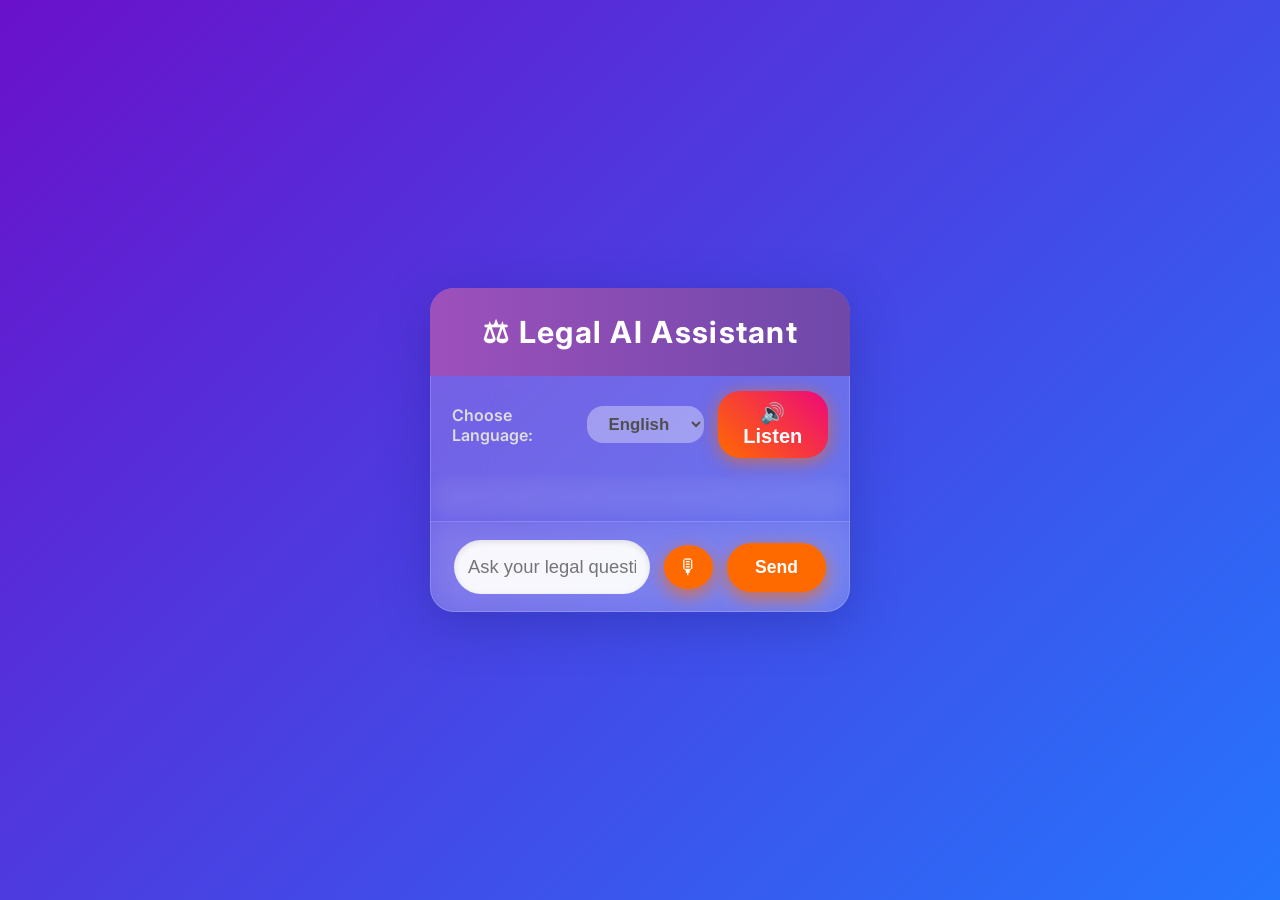
<file: LawGic/9_nyaybot.html>
<!DOCTYPE html>
<html lang="en">
<head>
  <meta charset="UTF-8" />
  <meta name="viewport" content="width=device-width, initial-scale=1" />
  <title>Legal AI Chatbot</title>
  <link rel="stylesheet" href="9_nyaybot.css" />
  <script src="https://code.jquery.com/jquery-3.6.0.min.js"></script>
</head>
<body>
  <div class="chatbot-container">
    <header class="chatbot-header">⚖ Legal AI Assistant</header>

    <div class="language-select">
      <label for="language">Choose Language:</label>
      <select id="language" aria-label="Select chat language">
        <option value="en-US" selected>English</option>
        <option value="hi-IN">Hindi</option>
      </select>
      <button id="listen-btn" title="Start/Stop speech" aria-label="Listen to last bot message">🔊 Listen</button>
    </div>

    <div id="chat-window" class="chat-window" aria-live="polite" role="log"></div>

    <form id="chat-form" class="chat-form" aria-label="Chat input form">
      <input type="text" id="user-input" placeholder="Ask your legal question..." autocomplete="off" required aria-label="Ask your legal question" />
      <button type="button" id="mic-btn" title="Speak your question" aria-label="Speak your question">🎙</button>
      <button type="submit" aria-label="Send question">Send</button>
    </form>
  </div>

  <script src="9_nyaybot.js"></script>
</body>
</html>
</file>
<file: LawGic/style.css>
/* Reset and base */
* {
  margin: 0;
  padding: 0;
  box-sizing: border-box;
}
body {
  font-family: 'Segoe UI', sans-serif;
  background: #f5f7fa;
  color: #222;
  transition: background 0.3s, color 0.3s;
}
a {
  text-decoration: none;
  color: inherit;
}

/* Navbar */
.navbar {
  display: flex;
  justify-content: space-between;
  align-items: center;
  background: linear-gradient(90deg, #1f3c88, #21c8f6);
  padding: 1rem 2rem;
  color: white;
  position: sticky;
  top: 0;
  z-index: 10;
}
.nav-links a {
  margin: 0 1rem;
  font-weight: bold;
}
.nav-links a:hover {
  color: #ffeb3b;
}

/* Buttons */
.btn {
  padding: 0.5rem 1.2rem;
  border-radius: 30px;
  border: none;
  cursor: pointer;
  transition: transform 0.2s ease, background 0.3s;
}
.btn:hover {
  transform: scale(1.05);
}
.primary {
  background: #1f3c88;
  color: white;
}
.accent {
  background: #ff5722;
  color: white;
}
.outline {
  border: 2px solid #1f3c88;
  background: transparent;
  color: #1f3c88;
}

/* Hero */
.hero {
  padding: 5rem 2rem;
  background: linear-gradient(135deg, #1f3c88, #21c8f6);
  color: white;
  text-align: center;
}

/* Sections */
.section {
  padding: 4rem 2rem;
  text-align: center;
}
.grid {
  display: grid;
  grid-template-columns: repeat(auto-fit, minmax(250px, 1fr));
  gap: 2rem;
  margin-top: 2rem;
}
.card {
  background: white;
  padding: 2rem;
  border-radius: 16px;
  box-shadow: 0 6px 18px rgba(0,0,0,0.1);
  transition: transform 0.3s ease;
}
.card:hover {
  transform: translateY(-5px);
}
.card i {
  font-size: 2rem;
  margin-bottom: 1rem;
  color: #1f3c88;
}

/* Chatbot */
.chatbot {
  margin-top: 2rem;
  background: #fff;
  border-radius: 16px;
  padding: 1rem;
  box-shadow: 0 4px 10px rgba(0,0,0,0.1);
  max-width: 600px;
  margin-inline: auto;
}
.chat-log {
  max-height: 200px;
  overflow-y: auto;
  margin-bottom: 1rem;
}
.chat-log .bot {
  background: #e3f2fd;
  padding: 0.5rem;
  border-radius: 10px;
  margin: 0.5rem 0;
}
.chat-input {
  display: flex;
  gap: 0.5rem;
}
.chat-input input {
  flex: 1;
  padding: 0.5rem;
  border: 1px solid #ccc;
  border-radius: 30px;
}
.chat-input button {
  background: #1f3c88;
  color: white;
  border: none;
  padding: 0.6rem;
  border-radius: 50%;
  cursor: pointer;
}

/* Modal */
.modal {
  display: none;
  position: fixed;
  inset: 0;
  background: rgba(0, 0, 0, 0.6);
  justify-content: center;
  align-items: center;
}
.modal-content {
  background: white;
  padding: 2rem;
  border-radius: 10px;
  min-width: 300px;
  position: relative;
}
.modal-content input {
  display: block;
  width: 100%;
  margin: 0.5rem 0;
  padding: 0.6rem;
  border: 1px solid #ccc;
  border-radius: 6px;
}
.modal-content .close {
  position: absolute;
  top: 8px;
  right: 12px;
  font-size: 1.5rem;
  cursor: pointer;
}

/* Dark Mode */
.dark-mode {
  background: #121212;
  color: #f1f1f1;
}
.dark-mode .navbar {
  background: #1e1e1e;
}
.dark-mode .card {
  background: #1e1e1e;
  color: white;
}
.dark-toggle {
  position: fixed;
  top: 10px;
  right: 10px;
  background: #333;
  color: #fff;
  border: none;
  padding: 0.5rem;
  border-radius: 50%;
  cursor: pointer;
  z-index: 100;
}
/* Chatbot Language Selector */
#langSelect {
  margin-top: 1rem;
  padding: 0.5rem;
  border-radius: 8px;
  border: 1px solid #ccc;
}

/* Case Tracking Section */
#case-tracking .grid .card {
  background: #e3f2fd;
  border-left: 4px solid #1f3c88;
}

/* Document Summarizer */
#doc-summary textarea {
  width: 100%;
  margin-top: 1rem;
  border-radius: 8px;
  padding: 1rem;
  border: 1px solid #ccc;
  resize: vertical;
  font-size: 1rem;
}
#doc-summary select {
  padding: 0.5rem;
  border-radius: 8px;
  border: 1px solid #ccc;
  margin-top: 1rem;
}
</file>
<file: LawGic/2_blog.css>
/* blogs.css */

body {
  font-family: 'Segoe UI', Arial, sans-serif;
  background: #f8f9fa;
  color: #333;
  margin: 0;
}

nav {
  background: #fff;
  padding: 16px 5%;
  display: flex;
  align-items: center;
  justify-content: space-between;
  box-shadow: 0 2px 6px rgba(0, 0, 0, 0.05);
  flex-wrap: wrap;
}

.logo {
  font-size: 1.4em;
  font-weight: 600;
  letter-spacing: 1px;
  color: #1a3a5f;
}

.nav-links {
  display: flex;
  gap: 24px;
  align-items: center;
  flex-wrap: wrap;
  margin-top: 8px;
}

.nav-links a {
  text-decoration: none;
  color: #333;
  font-size: 1em;
  padding: 6px 10px;
  transition: color 0.2s;
}

.nav-links a:hover {
  color: #1a3a5f;
}

.nav-links a.active {
  font-weight: 700;
  color: #1a3a5f;
  border-bottom: 3px solid #1a3a5f;
  padding-bottom: 4px;
}

.blogs-container {
  max-width: 960px;
  margin: 40px auto 80px auto;
  padding: 0 5%;
  color: #333;
}

.blogs-container h1 {
  font-size: 2.8em;
  margin-bottom: 30px;
  font-weight: 700;
  color: #1a3a5f;
}

.blog-list {
  display: grid;
  grid-template-columns: repeat(auto-fit, minmax(280px, 1fr));
  gap: 36px;
}

.blog-card {
  background: #fff;
  border-radius: 8px;
  box-shadow: 0 4px 12px rgba(0, 0, 0, 0.08);
  padding: 24px 20px;
  display: flex;
  flex-direction: column;
  justify-content: space-between;
  transition: transform 0.3s ease, box-shadow 0.3s ease;
  border-left: 4px solid #1a3a5f;
}

.blog-card:hover {
  transform: translateY(-5px);
  box-shadow: 0 8px 20px rgba(0, 0, 0, 0.12);
}

.blog-title {
  font-size: 1.5em;
  font-weight: 700;
  color: #1a3a5f;
  margin-bottom: 12px;
}

.blog-excerpt {
  font-size: 1em;
  color: #555;
  flex-grow: 1;
  margin-bottom: 20px;
  line-height: 1.6;
}

.read-more {
  align-self: flex-start;
  font-weight: 600;
  color: #1a3a5f;
  text-decoration: none;
  border-bottom: 2px solid transparent;
  transition: border-color 0.3s ease;
  padding: 4px 0;
}

.read-more:hover {
  border-color: #1a3a5f;
}
</file>
<file: LawGic/9_nyaybot.css>
@import url('https://fonts.googleapis.com/css2?family=Inter:wght@400;600&display=swap');

body {
  margin: 0;
  height: 100vh;
  background: linear-gradient(135deg, #6a11cb 0%, #2575fc 100%);
  font-family: 'Inter', sans-serif;
  display: flex;
  justify-content: center;
  align-items: center;
  color: #eee;
}

.chatbot-container {
  background: rgba(255, 255, 255, 0.12);
  border-radius: 24px;
  backdrop-filter: blur(32px);
  box-shadow:
    0 12px 48px rgba(31, 38, 135, 0.37),
    inset 0 0 0 1px rgba(255, 255, 255, 0.18);
  width: 420px;
  max-width: 95vw;
  max-height: 92vh;
  display: flex;
  flex-direction: column;
  overflow: hidden;
}

.chatbot-header {
  background: linear-gradient(90deg, #9d50bb, #6e48aa);
  color: #fff;
  font-weight: 700;
  font-size: 1.9rem;
  padding: 26px 20px;
  text-align: center;
  letter-spacing: 1.3px;
  user-select: none;
}

.language-select {
  display: flex;
  align-items: center;
  justify-content: center;
  gap: 14px;
  padding: 15px 22px;
  background: rgba(255,255,255,0.1);
  user-select: none;
}

.language-select label {
  font-weight: 600;
  font-size: 1rem;
  color: #ddd;
}

.language-select select {
  border: none;
  outline: none;
  border-radius: 16px;
  padding: 8px 18px;
  font-weight: 600;
  font-size: 1.05rem;
  background: rgba(255, 255, 255, 0.35);
  color: #4f4f4f;
  cursor: pointer;
  transition: background-color 0.3s;
}

.language-select select:hover {
  background: rgba(255, 255, 255, 0.60);
}

#listen-btn {
  background: linear-gradient(45deg, #ff6a00, #ee0979);
  color: #fff;
  border-radius: 22px;
  border: none;
  padding: 10px 18px;
  font-weight: 700;
  cursor: pointer;
  font-size: 1.25rem;
  user-select: none;
  box-shadow: 0 3px 18px rgba(255,106,0,.65);
  transition: box-shadow 0.3s ease;
}

#listen-btn:hover {
  box-shadow: 0 5px 24px rgba(255,106,0,.85);
}

#listen-btn:active {
  transform: scale(0.98);
}

#chat-window {
  flex: 1;
  padding: 24px 32px;
  overflow-y: auto;
  display: flex;
  flex-direction: column;
  gap: 20px;
  background: rgba(255, 255, 255, 0.05);
  backdrop-filter: blur(12px);
  scrollbar-width: thin;
  scrollbar-color: rgba(102,126,234,0.6) transparent;
}

#chat-window::-webkit-scrollbar {
  width: 6px;
  background: transparent;
}

#chat-window::-webkit-scrollbar-thumb {
  background-color: rgba(102,126,234,0.6);
  border-radius: 3px;
}

.message {
  max-width: 75%;
  padding: 18px 24px;
  font-size: 1.15rem;
  line-height: 1.5;
  border-radius: 28px;
  box-shadow: 0 6px 20px rgba(0,0,0,0.14);
  word-wrap: break-word;
  white-space: pre-wrap;
  user-select: text;
  transition: background-color 0.3s ease;
}

.message.user {
  align-self: flex-end;
  background: linear-gradient(135deg, #667eea, #764ba2);
  color: white;
  border-bottom-right-radius: 8px;
  box-shadow: 0 10px 30px rgba(102,126,234,0.56);
}

.message.user:hover {
  background: linear-gradient(135deg, #5873db, #633db4);
}

.message.bot {
  align-self: flex-start;
  background: rgba(255, 255, 255, 0.18);
  color: #fff;
  border-bottom-left-radius: 8px;
  box-shadow: 0 10px 30px rgba(255,255,255,0.28);
}

.message.bot:hover {
  background: rgba(255, 255, 255, 0.3);
}

/* Chat form layout with inline buttons */
.chat-form {
  display: flex;
  align-items: center;
  gap: 8px;
  padding: 18px 24px;
  background: rgba(255, 255, 255, 0.1);
  border-top: 1px solid rgba(255,255,255,0.15);
  backdrop-filter: blur(14px);
  position: relative;
  user-select: none;
}

#user-input {
  flex: 1 1 auto;
  min-width: 0;
  border-radius: 28px;
  border: none;
  outline: none;
  padding: 16px 14px;
  font-size: 1.15rem;
  background: rgba(255, 255, 255, 0.95);
  color: #333;
  box-shadow: inset 0 2px 6px rgba(0,0,0,0.11);
  transition: box-shadow 0.3s;
  box-sizing: border-box;
}

#user-input:focus {
  box-shadow: inset 0 2px 12px rgba(102,126,234,0.9);
}

#mic-btn {
  background: #ff6a00;
  border: none;
  border-radius: 50%;
  padding: 10px 14px;
  color: white;
  font-size: 1.3rem;
  cursor: pointer;
  box-shadow: 0 6px 18px rgba(255,106,0,0.7);
  transition: background-color 0.3s, transform 0.2s;
  margin-left: 6px;
  user-select: none;
}

#mic-btn:hover {
  background-color: #ee0979;
  box-shadow: 0 8px 25px rgba(238,9,121,0.9);
  transform: scale(1.07);
}

#mic-btn:active {
  transform: scale(0.93);
}

.chat-form button[type="submit"] {
  background: #ff6a00;
  font-weight: 700;
  border: none;
  border-radius: 9999px;
  color: white;
  padding: 14px 28px;
  font-size: 1.1rem;
  cursor: pointer;
  box-shadow: 0 6px 18px rgba(255,106,0,0.7);
  margin-left: 6px;
  transition: background-color 0.3s, transform 0.2s;
  user-select: none;
}

.chat-form button[type="submit"]:hover {
  background-color: #ee0979;
  box-shadow: 0 8px 25px rgba(238,9,121,0.9);
  transform: translateY(-3px);
}

.chat-form button[type="submit"]:active {
  transform: translateY(-1px);
}

/* Responsive adjustments */
@media (max-width: 520px) {
  .chatbot-container {
    width: 100vw;
    height: 100vh;
    border-radius: 0;
    box-shadow: none;
  }

  #chat-window {
    height: calc(100vh - 205px);
    padding: 14px 16px;
  }

  .chatbot-header {
    font-size: 1.3rem;
    padding: 20px 16px;
  }

  .language-select {
    flex-direction: column;
    align-items: flex-start;
    gap: 10px;
    padding: 14px 16px;
  }

  .language-select label,
  .language-select select,
  #listen-btn {
    width: 100%;
    font-size: 1rem;
  }

  #user-input {
    font-size: 1rem;
    padding: 12px 10px;
  }

  #mic-btn {
    margin-left: 4px;
    font-size: 1.2rem;
    padding: 8px 11px;
  }

  .chat-form button[type="submit"] {
    padding: 12px 16px;
    font-size: 1rem;
    margin-left: 4px;
  }

  .message {
    font-size: 1rem;
    max-width: 85%;
    padding: 14px 18px;
  }
}
</file>
